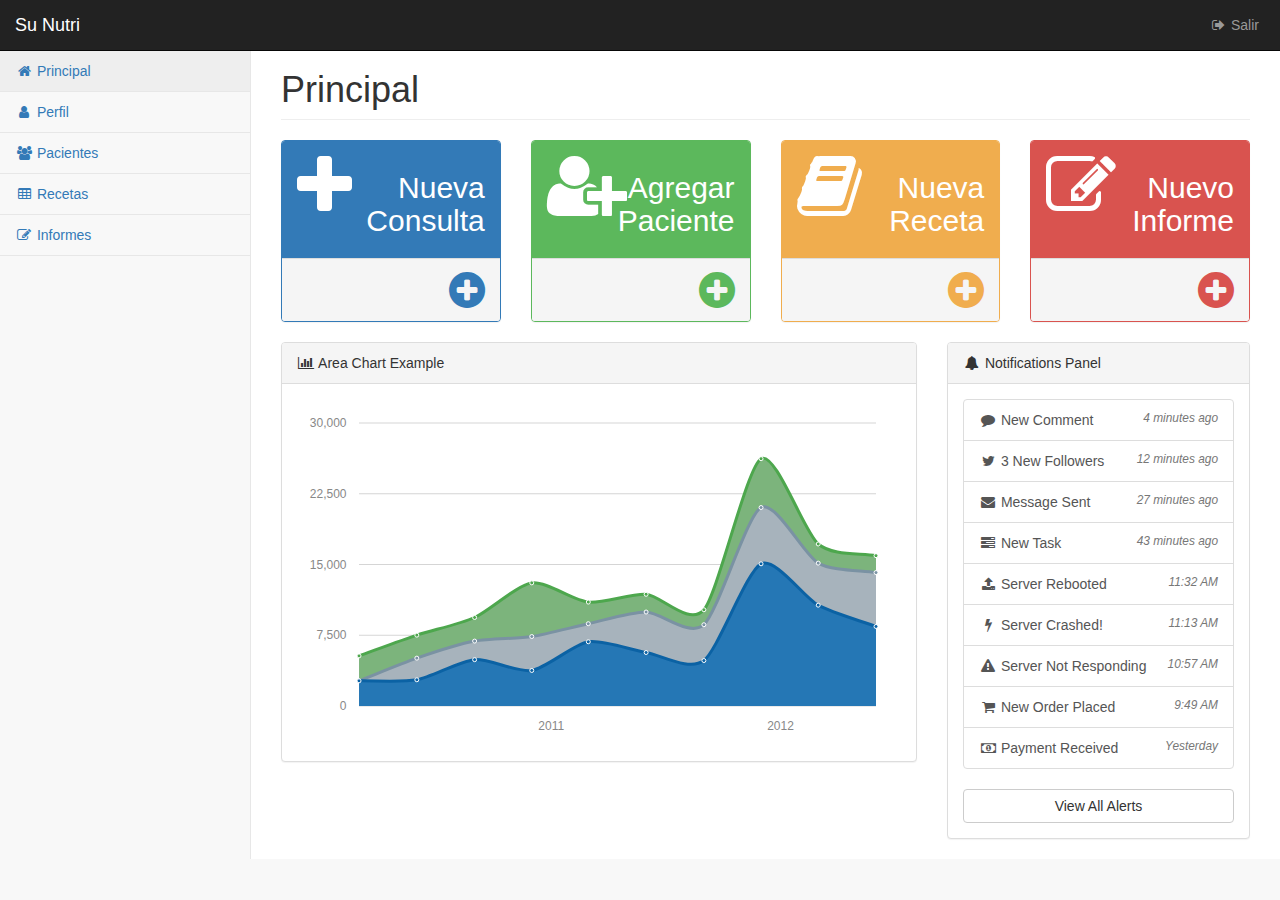
<file: sistema/index.html>
<!DOCTYPE html>
<html>
<head>
    <meta http-equiv="refresh" content="0;url=pages/">
    <title>Su Nutricionista</title>
    <script language="javascript">
        window.location.href = "pages/"
    </script>
</head>
<body>
<a href="pages/">Ingreso al Sistema</a>
</body>
</html>
</file>
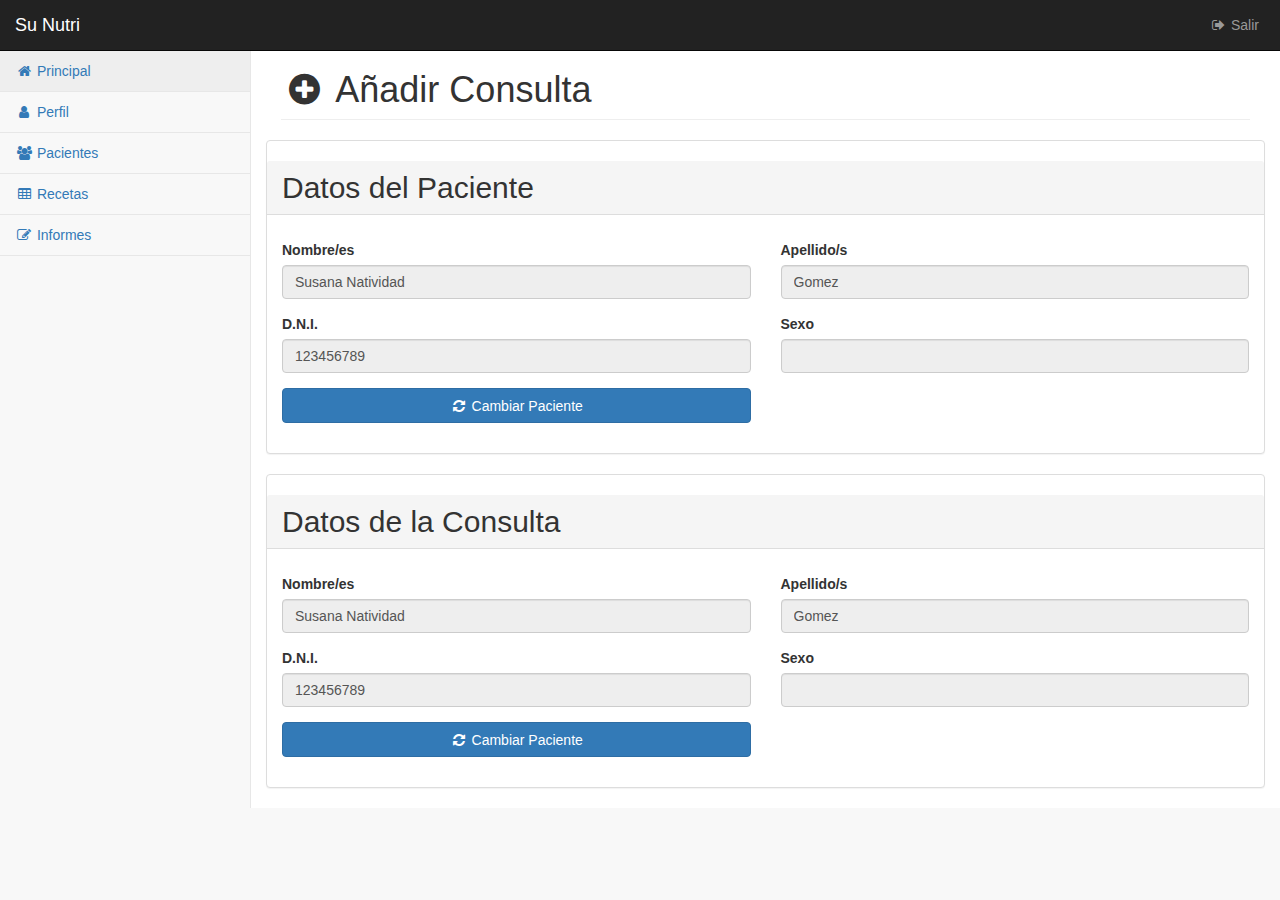
<file: sistema/pages/add_consulta.html>
<!DOCTYPE html>
<html lang="en">
    <head>
        <meta charset="utf-8">
        <meta http-equiv="X-UA-Compatible" content="IE=edge">
        <meta name="viewport" content="width=device-width, initial-scale=1">
        <meta name="description" content="">
        <meta name="author" content="">

        <title>Su Nutri - Sistema Experto</title>

        <!-- Bootstrap Core CSS -->
        <link href="../css/bootstrap.min.css" rel="stylesheet">

        <!-- MetisMenu CSS -->
        <link href="../css/metisMenu.min.css" rel="stylesheet">

        <!-- Timeline CSS -->
        <link href="../css/timeline.css" rel="stylesheet">

        <!-- Custom CSS -->
        <link href="../css/startmin.css" rel="stylesheet">

        <!-- Morris Charts CSS -->
        <link href="../css/morris.css" rel="stylesheet">

        <!-- Custom Fonts -->
        <link href="../css/font-awesome.min.css" rel="stylesheet" type="text/css">

    </head>
    <body>

        <div id="wrapper">

            <!-- Navigation -->
            <nav class="navbar navbar-inverse navbar-fixed-top" role="navigation">
                <div class="navbar-header">
                    <a class="navbar-brand" href="index.html">Su Nutri</a>
                </div>

                <button type="button" class="navbar-toggle" data-toggle="collapse" data-target=".navbar-collapse">
                    <span class="sr-only"></span>
                    <span class="icon-bar"></span>
                    <span class="icon-bar"></span>
                    <span class="icon-bar"></span>
                </button>

                <ul class="nav navbar-right navbar-top-links">                   
                    <li class="dropdown">
                        <a href="../salir.php"><i class="fa fa-sign-out fa-fw"></i> Salir</a>
                    </li>
                </ul>
                <!-- /.navbar-top-links -->

                <div class="navbar-default sidebar" role="navigation">
                    <div class="sidebar-nav navbar-collapse">
                        <ul class="nav" id="side-menu">                            
                            <li>
                                <a href="index.html" class="active"><i class="fa fa-home fa-fw"></i> Principal</a>
                            </li>                            
                            <li>
                                <a href="forms.html"><i class="fa fa-user fa-fw"></i> Perfil</a>
                            </li>
                            <li>
                                <a href="pacientes.html"><i class="fa fa-users fa-fw"></i> Pacientes</a>
                            </li>
                            <li>
                                <a href="tables.html"><i class="fa fa-table fa-fw"></i> Recetas</a>
                            </li>
                            <li>
                                <a href="forms.html"><i class="fa fa-edit fa-fw"></i> Informes</a>
                            </li>
                        </ul>
                    </div>
                </div>
            </nav>
            <!-- /#page-wrapper --> 
            <div id="page-wrapper">
                <div class="container-fluid">
                    <div class="row">
                        <div class="col-lg-12">
                            <h1 class="page-header bold h1"><i class="fa fa-plus-circle fa-fw"></i> Añadir Consulta</h1>
                        </div>
                        <!-- /.col-lg-12 -->
                    </div>
                    <!-- /.row  </form>-->
                    <div class="row">
                            <div class="panel panel-default">
                                <div class="panel-heading h2 bold"> Datos del Paciente </div>
                                <div class="panel-body">
                                    <div class="row">
                                        <form role="form">
                                            <div class="form-group col-lg-6">
                                                <label>Nombre/es</label>
                                                <input class="form-control" value="Susana Natividad" required disabled>
                                            </div>                                                
                                            <div class="form-group col-lg-6">
                                                <label>Apellido/s</label>
                                                <input  class="form-control" value="Gomez" required disabled>
                                            </div>
                                            <div class="form-group col-lg-6">
                                                <label>D.N.I.</label>
                                                <input type="text" class="form-control" value="123456789"  pattern="[0-9]{1,10}" title="Solo se permiten NUMEROS!" required disabled>
                                            </div>     

                                            <div class="form-group col-lg-6">
                                                <label>Sexo</label>
                                                <input type="text" class="form-control" required  disabled>
                                            </div>                                            
                                            
                                            <div class="form-group col-lg-6 justify-content-center align-items-center">
                                                <button type="input" class="btn btn-primary btn-block col-3" >
                                                    <font style="vertical-align: inherit;"></font>
                                                    <font style="vertical-align: inherit;"><i class="fa fa-refresh fa-fw"></i> Cambiar Paciente</font>
                                                </button>
                                            </div> 

                                        </form>
                                    </div>
                                    <!-- /.row (nested) -->
                                </div>
                                <!-- /.panel-body -->
                            </div>
                            <!-- /.panel -->
                        <!-- /.col-lg-12 -->
                    </div>
                    <!-- /.row -->
                    <div class="row">
                        <div class="panel panel-default">
                            <div class="panel-heading h2 bold"> Datos de la Consulta </div>
                            <div class="panel-body">
                                <div class="row">
                                    <form role="form">
                                        <div class="form-group col-lg-6">
                                            <label>Nombre/es</label>
                                            <input class="form-control" value="Susana Natividad" required disabled>
                                        </div>                                                
                                        <div class="form-group col-lg-6">
                                            <label>Apellido/s</label>
                                            <input  class="form-control" value="Gomez" required disabled>
                                        </div>
                                        <div class="form-group col-lg-6">
                                            <label>D.N.I.</label>
                                            <input type="text" class="form-control" value="123456789"  pattern="[0-9]{1,10}" title="Solo se permiten NUMEROS!" required disabled>
                                        </div>     

                                        <div class="form-group col-lg-6">
                                            <label>Sexo</label>
                                            <input type="text" class="form-control" required  disabled>
                                        </div>                                            
                                        
                                        <div class="form-group col-lg-6 justify-content-center align-items-center">
                                            <button type="input" class="btn btn-primary btn-block col-3" >
                                                <font style="vertical-align: inherit;"></font>
                                                <font style="vertical-align: inherit;"><i class="fa fa-refresh fa-fw"></i> Cambiar Paciente</font>
                                            </button>
                                        </div> 

                                    </form>
                                </div>
                                <!-- /.row (nested) -->
                            </div>
                            <!-- /.panel-body -->
                        </div>
                        <!-- /.panel -->
                    <!-- /.col-lg-12 -->
                </div>
                </div>
                <!-- /.container-fluid -->
            </div>   
            <!-- /#page-wrapper -->

        </div>
        <!-- /#wrapper -->

        <!-- jQuery -->
        <script src="../js/jquery.min.js"></script>

        <!-- Bootstrap Core JavaScript -->
        <script src="../js/bootstrap.min.js"></script>

        <!-- Metis Menu Plugin JavaScript -->
        <script src="../js/metisMenu.min.js"></script>

        <!-- Morris Charts JavaScript -->
        <script src="../js/raphael.min.js"></script>
        <script src="../js/morris.min.js"></script>
        <script src="../js/morris-data.js"></script>

        <!-- Custom Theme JavaScript -->
        <script src="../js/startmin.js"></script>

    </body>
</html>
</file>
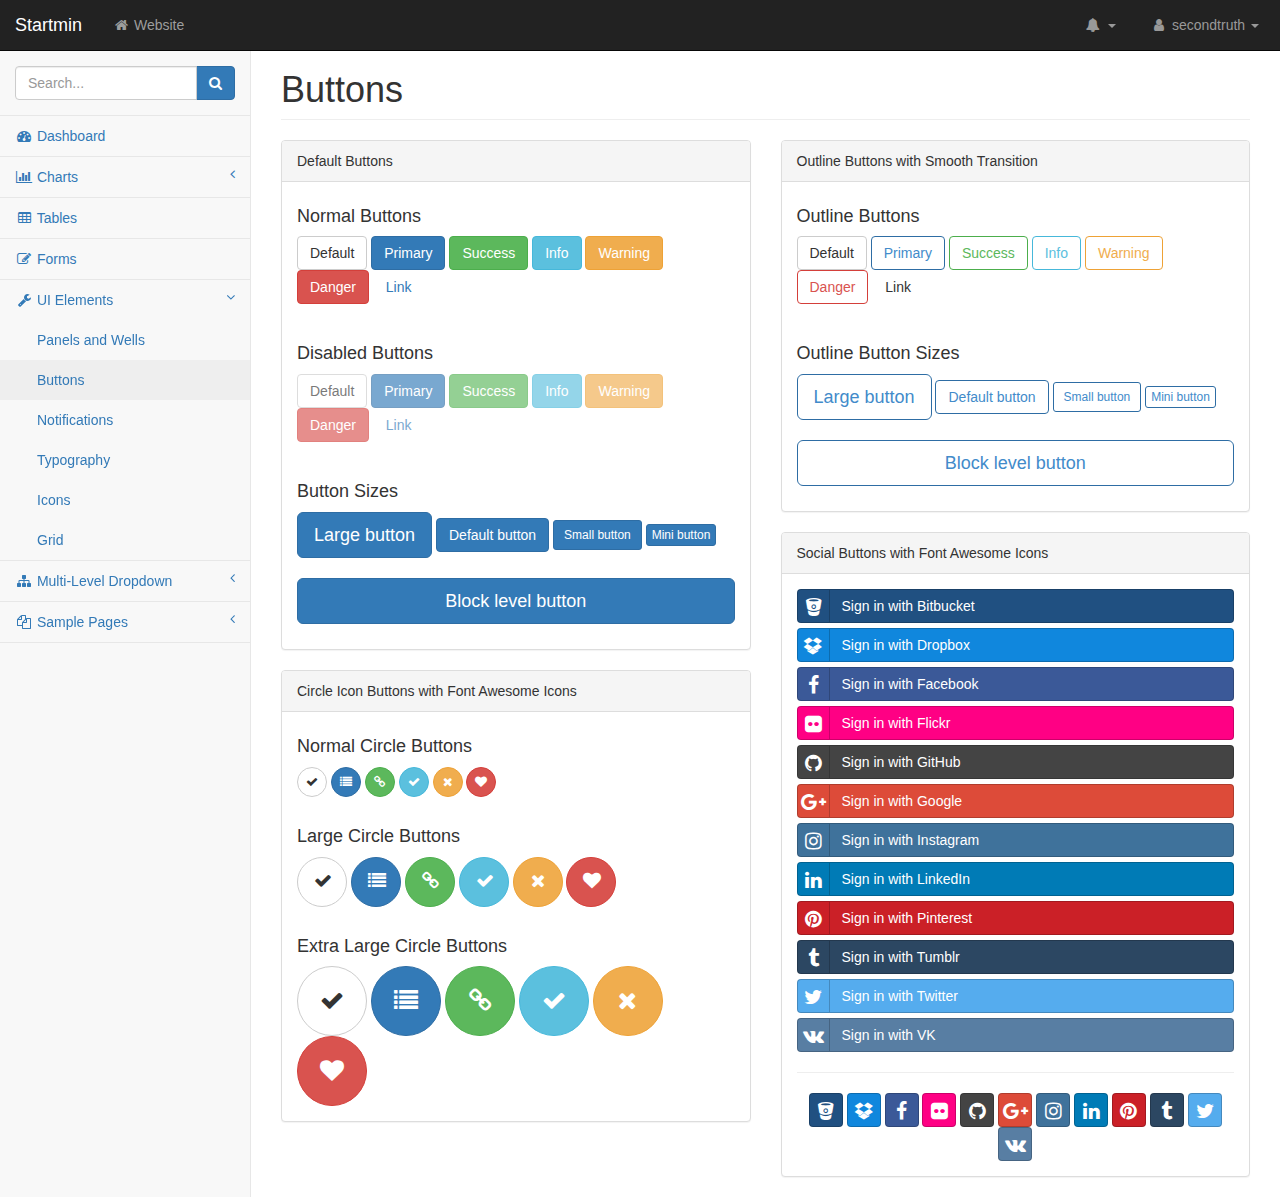
<file: sistema/pages/buttons.html>
<!DOCTYPE html>
<html lang="en">
    <head>
        <meta charset="utf-8">
        <meta http-equiv="X-UA-Compatible" content="IE=edge">
        <meta name="viewport" content="width=device-width, initial-scale=1">
        <meta name="description" content="">
        <meta name="author" content="">

        <title>Startmin - Bootstrap Admin Theme</title>

        <!-- Bootstrap Core CSS -->
        <link href="../css/bootstrap.min.css" rel="stylesheet">

        <!-- MetisMenu CSS -->
        <link href="../css/metisMenu.min.css" rel="stylesheet">

        <!-- Social Buttons CSS -->
        <link href="../css/bootstrap-social.css" rel="stylesheet">

        <!-- Custom CSS -->
        <link href="../css/startmin.css" rel="stylesheet">

        <!-- Custom Fonts -->
        <link href="../css/font-awesome.min.css" rel="stylesheet" type="text/css">

        <!-- HTML5 Shim and Respond.js IE8 support of HTML5 elements and media queries -->
        <!-- WARNING: Respond.js doesn't work if you view the page via file:// -->
        <!--[if lt IE 9]>
        <script src="https://cdnjs.cloudflare.com/ajax/libs/html5shiv/3.7.3/html5shiv.min.js"></script>
        <script src="https://cdnjs.cloudflare.com/ajax/libs/respond.js/1.4.2/respond.min.js"></script>
        <![endif]-->
    </head>
    <body>

        <div id="wrapper">

            <!-- Navigation -->
            <nav class="navbar navbar-inverse navbar-fixed-top" role="navigation">
                <div class="navbar-header">
                    <a class="navbar-brand" href="index.html">Startmin</a>
                </div>

                <button type="button" class="navbar-toggle" data-toggle="collapse" data-target=".navbar-collapse">
                    <span class="sr-only">Toggle navigation</span>
                    <span class="icon-bar"></span>
                    <span class="icon-bar"></span>
                    <span class="icon-bar"></span>
                </button>

                <ul class="nav navbar-nav navbar-left navbar-top-links">
                    <li><a href="#"><i class="fa fa-home fa-fw"></i> Website</a></li>
                </ul>

                <ul class="nav navbar-right navbar-top-links">
                    <li class="dropdown navbar-inverse">
                        <a class="dropdown-toggle" data-toggle="dropdown" href="#">
                            <i class="fa fa-bell fa-fw"></i> <b class="caret"></b>
                        </a>
                        <ul class="dropdown-menu dropdown-alerts">
                            <li>
                                <a href="#">
                                    <div>
                                        <i class="fa fa-comment fa-fw"></i> New Comment
                                        <span class="pull-right text-muted small">4 minutes ago</span>
                                    </div>
                                </a>
                            </li>
                            <li>
                                <a href="#">
                                    <div>
                                        <i class="fa fa-twitter fa-fw"></i> 3 New Followers
                                        <span class="pull-right text-muted small">12 minutes ago</span>
                                    </div>
                                </a>
                            </li>
                            <li>
                                <a href="#">
                                    <div>
                                        <i class="fa fa-envelope fa-fw"></i> Message Sent
                                        <span class="pull-right text-muted small">4 minutes ago</span>
                                    </div>
                                </a>
                            </li>
                            <li>
                                <a href="#">
                                    <div>
                                        <i class="fa fa-tasks fa-fw"></i> New Task
                                        <span class="pull-right text-muted small">4 minutes ago</span>
                                    </div>
                                </a>
                            </li>
                            <li>
                                <a href="#">
                                    <div>
                                        <i class="fa fa-upload fa-fw"></i> Server Rebooted
                                        <span class="pull-right text-muted small">4 minutes ago</span>
                                    </div>
                                </a>
                            </li>
                            <li class="divider"></li>
                            <li>
                                <a class="text-center" href="#">
                                    <strong>See All Alerts</strong>
                                    <i class="fa fa-angle-right"></i>
                                </a>
                            </li>
                        </ul>
                    </li>
                    <li class="dropdown">
                        <a class="dropdown-toggle" data-toggle="dropdown" href="#">
                            <i class="fa fa-user fa-fw"></i> secondtruth <b class="caret"></b>
                        </a>
                        <ul class="dropdown-menu dropdown-user">
                            <li><a href="#"><i class="fa fa-user fa-fw"></i> User Profile</a>
                            </li>
                            <li><a href="#"><i class="fa fa-gear fa-fw"></i> Settings</a>
                            </li>
                            <li class="divider"></li>
                            <li><a href="login.html"><i class="fa fa-sign-out fa-fw"></i> Logout</a>
                            </li>
                        </ul>
                    </li>
                </ul>
                <!-- /.navbar-top-links -->

                <div class="navbar-default sidebar" role="navigation">
                    <div class="sidebar-nav navbar-collapse">
                        <ul class="nav" id="side-menu">
                            <li class="sidebar-search">
                                <div class="input-group custom-search-form">
                                    <input type="text" class="form-control" placeholder="Search...">
                                    <span class="input-group-btn">
                                        <button class="btn btn-primary" type="button">
                                            <i class="fa fa-search"></i>
                                        </button>
                                </span>
                                </div>
                                <!-- /input-group -->
                            </li>
                            <li>
                                <a href="index.html"><i class="fa fa-dashboard fa-fw"></i> Dashboard</a>
                            </li>
                            <li>
                                <a href="#"><i class="fa fa-bar-chart-o fa-fw"></i> Charts<span class="fa arrow"></span></a>
                                <ul class="nav nav-second-level">
                                    <li>
                                        <a href="flot.html">Flot Charts</a>
                                    </li>
                                    <li>
                                        <a href="morris.html">Morris.js Charts</a>
                                    </li>
                                </ul>
                                <!-- /.nav-second-level -->
                            </li>
                            <li>
                                <a href="tables.html"><i class="fa fa-table fa-fw"></i> Tables</a>
                            </li>
                            <li>
                                <a href="forms.html"><i class="fa fa-edit fa-fw"></i> Forms</a>
                            </li>
                            <li>
                                <a href="#"><i class="fa fa-wrench fa-fw"></i> UI Elements<span class="fa arrow"></span></a>
                                <ul class="nav nav-second-level">
                                    <li>
                                        <a href="panels-wells.html">Panels and Wells</a>
                                    </li>
                                    <li>
                                        <a href="buttons.html">Buttons</a>
                                    </li>
                                    <li>
                                        <a href="notifications.html">Notifications</a>
                                    </li>
                                    <li>
                                        <a href="typography.html">Typography</a>
                                    </li>
                                    <li>
                                        <a href="icons.html"> Icons</a>
                                    </li>
                                    <li>
                                        <a href="grid.html">Grid</a>
                                    </li>
                                </ul>
                                <!-- /.nav-second-level -->
                            </li>
                            <li>
                                <a href="#"><i class="fa fa-sitemap fa-fw"></i> Multi-Level Dropdown<span class="fa arrow"></span></a>
                                <ul class="nav nav-second-level">
                                    <li>
                                        <a href="#">Second Level Item</a>
                                    </li>
                                    <li>
                                        <a href="#">Second Level Item</a>
                                    </li>
                                    <li>
                                        <a href="#">Third Level <span class="fa arrow"></span></a>
                                        <ul class="nav nav-third-level">
                                            <li>
                                                <a href="#">Third Level Item</a>
                                            </li>
                                            <li>
                                                <a href="#">Third Level Item</a>
                                            </li>
                                            <li>
                                                <a href="#">Third Level Item</a>
                                            </li>
                                            <li>
                                                <a href="#">Third Level Item</a>
                                            </li>
                                        </ul>
                                        <!-- /.nav-third-level -->
                                    </li>
                                </ul>
                                <!-- /.nav-second-level -->
                            </li>
                            <li>
                                <a href="#"><i class="fa fa-files-o fa-fw"></i> Sample Pages<span class="fa arrow"></span></a>
                                <ul class="nav nav-second-level">
                                    <li>
                                        <a href="blank.html">Blank Page</a>
                                    </li>
                                    <li>
                                        <a href="login.html">Login Page</a>
                                    </li>
                                </ul>
                                <!-- /.nav-second-level -->
                            </li>
                        </ul>
                    </div>
                    <!-- /.sidebar-collapse -->
                </div>
                <!-- /.navbar-static-side -->
            </nav>

            <!-- Page Content -->
            <div id="page-wrapper">
                <div class="container-fluid">
                    <div class="row">
                        <div class="col-lg-12">
                            <h1 class="page-header">Buttons</h1>
                        </div>
                        <!-- /.col-lg-12 -->
                    </div>
                    <!-- /.row -->
                    <div class="row">
                        <div class="col-lg-6">
                            <div class="panel panel-default">
                                <div class="panel-heading">
                                    Default Buttons
                                </div>
                                <!-- /.panel-heading -->
                                <div class="panel-body">
                                    <h4>Normal Buttons</h4>
                                    <p>
                                        <button type="button" class="btn btn-default">Default</button>
                                        <button type="button" class="btn btn-primary">Primary</button>
                                        <button type="button" class="btn btn-success">Success</button>
                                        <button type="button" class="btn btn-info">Info</button>
                                        <button type="button" class="btn btn-warning">Warning</button>
                                        <button type="button" class="btn btn-danger">Danger</button>
                                        <button type="button" class="btn btn-link">Link</button>
                                    </p>
                                    <br>
                                    <h4>Disabled Buttons</h4>
                                    <p>
                                        <button type="button" class="btn btn-default disabled">Default</button>
                                        <button type="button" class="btn btn-primary disabled">Primary</button>
                                        <button type="button" class="btn btn-success disabled">Success</button>
                                        <button type="button" class="btn btn-info disabled">Info</button>
                                        <button type="button" class="btn btn-warning disabled">Warning</button>
                                        <button type="button" class="btn btn-danger disabled">Danger</button>
                                        <button type="button" class="btn btn-link disabled">Link</button>
                                    </p>
                                    <br>
                                    <h4>Button Sizes</h4>
                                    <p>
                                        <button type="button" class="btn btn-primary btn-lg">Large button</button>
                                        <button type="button" class="btn btn-primary">Default button</button>
                                        <button type="button" class="btn btn-primary btn-sm">Small button</button>
                                        <button type="button" class="btn btn-primary btn-xs">Mini button</button>
                                        <br>
                                        <br>
                                        <button type="button" class="btn btn-primary btn-lg btn-block">Block level button</button>
                                    </p>
                                </div>
                                <!-- /.panel-body -->
                            </div>
                            <!-- /.panel -->
                            <div class="panel panel-default">
                                <div class="panel-heading">
                                    Circle Icon Buttons with Font Awesome Icons
                                </div>
                                <!-- /.panel-heading -->
                                <div class="panel-body">
                                    <h4>Normal Circle Buttons</h4>
                                    <button type="button" class="btn btn-default btn-circle"><i class="fa fa-check"></i></button>
                                    <button type="button" class="btn btn-primary btn-circle"><i class="fa fa-list"></i></button>
                                    <button type="button" class="btn btn-success btn-circle"><i class="fa fa-link"></i></button>
                                    <button type="button" class="btn btn-info btn-circle"><i class="fa fa-check"></i></button>
                                    <button type="button" class="btn btn-warning btn-circle"><i class="fa fa-times"></i></button>
                                    <button type="button" class="btn btn-danger btn-circle"><i class="fa fa-heart"></i></button>
                                    <br><br>
                                    <h4>Large Circle Buttons</h4>
                                    <button type="button" class="btn btn-default btn-circle btn-lg"><i class="fa fa-check"></i></button>
                                    <button type="button" class="btn btn-primary btn-circle btn-lg"><i class="fa fa-list"></i></button>
                                    <button type="button" class="btn btn-success btn-circle btn-lg"><i class="fa fa-link"></i></button>
                                    <button type="button" class="btn btn-info btn-circle btn-lg"><i class="fa fa-check"></i></button>
                                    <button type="button" class="btn btn-warning btn-circle btn-lg"><i class="fa fa-times"></i></button>
                                    <button type="button" class="btn btn-danger btn-circle btn-lg"><i class="fa fa-heart"></i></button>
                                    <br><br>
                                    <h4>Extra Large Circle Buttons</h4>
                                    <button type="button" class="btn btn-default btn-circle btn-xl"><i class="fa fa-check"></i></button>
                                    <button type="button" class="btn btn-primary btn-circle btn-xl"><i class="fa fa-list"></i></button>
                                    <button type="button" class="btn btn-success btn-circle btn-xl"><i class="fa fa-link"></i></button>
                                    <button type="button" class="btn btn-info btn-circle btn-xl"><i class="fa fa-check"></i></button>
                                    <button type="button" class="btn btn-warning btn-circle btn-xl"><i class="fa fa-times"></i></button>
                                    <button type="button" class="btn btn-danger btn-circle btn-xl"><i class="fa fa-heart"></i></button>
                                </div>
                                <!-- /.panel-body -->
                            </div>
                            <!-- /.panel -->
                        </div>
                        <!-- /.col-lg-6 -->
                        <div class="col-lg-6">
                            <div class="panel panel-default">
                                <div class="panel-heading">
                                    Outline Buttons with Smooth Transition
                                </div>
                                <!-- /.panel-heading -->
                                <div class="panel-body">
                                    <h4>Outline Buttons</h4>
                                    <p>
                                        <button type="button" class="btn btn-outline btn-default">Default</button>
                                        <button type="button" class="btn btn-outline btn-primary">Primary</button>
                                        <button type="button" class="btn btn-outline btn-success">Success</button>
                                        <button type="button" class="btn btn-outline btn-info">Info</button>
                                        <button type="button" class="btn btn-outline btn-warning">Warning</button>
                                        <button type="button" class="btn btn-outline btn-danger">Danger</button>
                                        <button type="button" class="btn btn-outline btn-link">Link</button>
                                    </p>
                                    <br>
                                    <h4>Outline Button Sizes</h4>
                                    <p>
                                        <button type="button" class="btn btn-outline btn-primary btn-lg">Large button</button>
                                        <button type="button" class="btn btn-outline btn-primary">Default button</button>
                                        <button type="button" class="btn btn-outline btn-primary btn-sm">Small button</button>
                                        <button type="button" class="btn btn-outline btn-primary btn-xs">Mini button</button>
                                        <br>
                                        <br>
                                        <button type="button" class="btn btn-outline btn-primary btn-lg btn-block">Block level button</button>
                                    </p>
                                </div>
                                <!-- /.panel-body -->
                            </div>
                            <!-- /.panel -->
                            <div class="panel panel-default">
                                <div class="panel-heading">
                                    Social Buttons with Font Awesome Icons
                                </div>
                                <!-- /.panel-heading -->
                                <div class="panel-body">
                                    <a class="btn btn-block btn-social btn-bitbucket">
                                        <i class="fa fa-bitbucket"></i> Sign in with Bitbucket
                                    </a>
                                    <a class="btn btn-block btn-social btn-dropbox">
                                        <i class="fa fa-dropbox"></i> Sign in with Dropbox
                                    </a>
                                    <a class="btn btn-block btn-social btn-facebook">
                                        <i class="fa fa-facebook"></i> Sign in with Facebook
                                    </a>
                                    <a class="btn btn-block btn-social btn-flickr">
                                        <i class="fa fa-flickr"></i> Sign in with Flickr
                                    </a>
                                    <a class="btn btn-block btn-social btn-github">
                                        <i class="fa fa-github"></i> Sign in with GitHub
                                    </a>
                                    <a class="btn btn-block btn-social btn-google-plus">
                                        <i class="fa fa-google-plus"></i> Sign in with Google
                                    </a>
                                    <a class="btn btn-block btn-social btn-instagram">
                                        <i class="fa fa-instagram"></i> Sign in with Instagram
                                    </a>
                                    <a class="btn btn-block btn-social btn-linkedin">
                                        <i class="fa fa-linkedin"></i> Sign in with LinkedIn
                                    </a>
                                    <a class="btn btn-block btn-social btn-pinterest">
                                        <i class="fa fa-pinterest"></i> Sign in with Pinterest
                                    </a>
                                    <a class="btn btn-block btn-social btn-tumblr">
                                        <i class="fa fa-tumblr"></i> Sign in with Tumblr
                                    </a>
                                    <a class="btn btn-block btn-social btn-twitter">
                                        <i class="fa fa-twitter"></i> Sign in with Twitter
                                    </a>
                                    <a class="btn btn-block btn-social btn-vk">
                                        <i class="fa fa-vk"></i> Sign in with VK
                                    </a>

                                    <hr>

                                    <div class="text-center">
                                        <a class="btn btn-social-icon btn-bitbucket"><i class="fa fa-bitbucket"></i></a>
                                        <a class="btn btn-social-icon btn-dropbox"><i class="fa fa-dropbox"></i></a>
                                        <a class="btn btn-social-icon btn-facebook"><i class="fa fa-facebook"></i></a>
                                        <a class="btn btn-social-icon btn-flickr"><i class="fa fa-flickr"></i></a>
                                        <a class="btn btn-social-icon btn-github"><i class="fa fa-github"></i></a>
                                        <a class="btn btn-social-icon btn-google-plus"><i class="fa fa-google-plus"></i></a>
                                        <a class="btn btn-social-icon btn-instagram"><i class="fa fa-instagram"></i></a>
                                        <a class="btn btn-social-icon btn-linkedin"><i class="fa fa-linkedin"></i></a>
                                        <a class="btn btn-social-icon btn-pinterest"><i class="fa fa-pinterest"></i></a>
                                        <a class="btn btn-social-icon btn-tumblr"><i class="fa fa-tumblr"></i></a>
                                        <a class="btn btn-social-icon btn-twitter"><i class="fa fa-twitter"></i></a>
                                        <a class="btn btn-social-icon btn-vk"><i class="fa fa-vk"></i></a>
                                    </div>
                                </div>
                                <!-- /.panel-body -->
                            </div>
                            <!-- /.panel -->
                        </div>
                        <!-- /.col-lg-6 -->
                    </div>
                    <!-- /.row -->
                </div>
                <!-- /.container-fluid -->
            </div>
            <!-- /#page-wrapper -->

        </div>
        <!-- /#wrapper -->

        <!-- jQuery -->
        <script src="../js/jquery.min.js"></script>

        <!-- Bootstrap Core JavaScript -->
        <script src="../js/bootstrap.min.js"></script>

        <!-- Metis Menu Plugin JavaScript -->
        <script src="../js/metisMenu.min.js"></script>

        <!-- Custom Theme JavaScript -->
        <script src="../js/startmin.js"></script>

    </body>
</html>
</file>
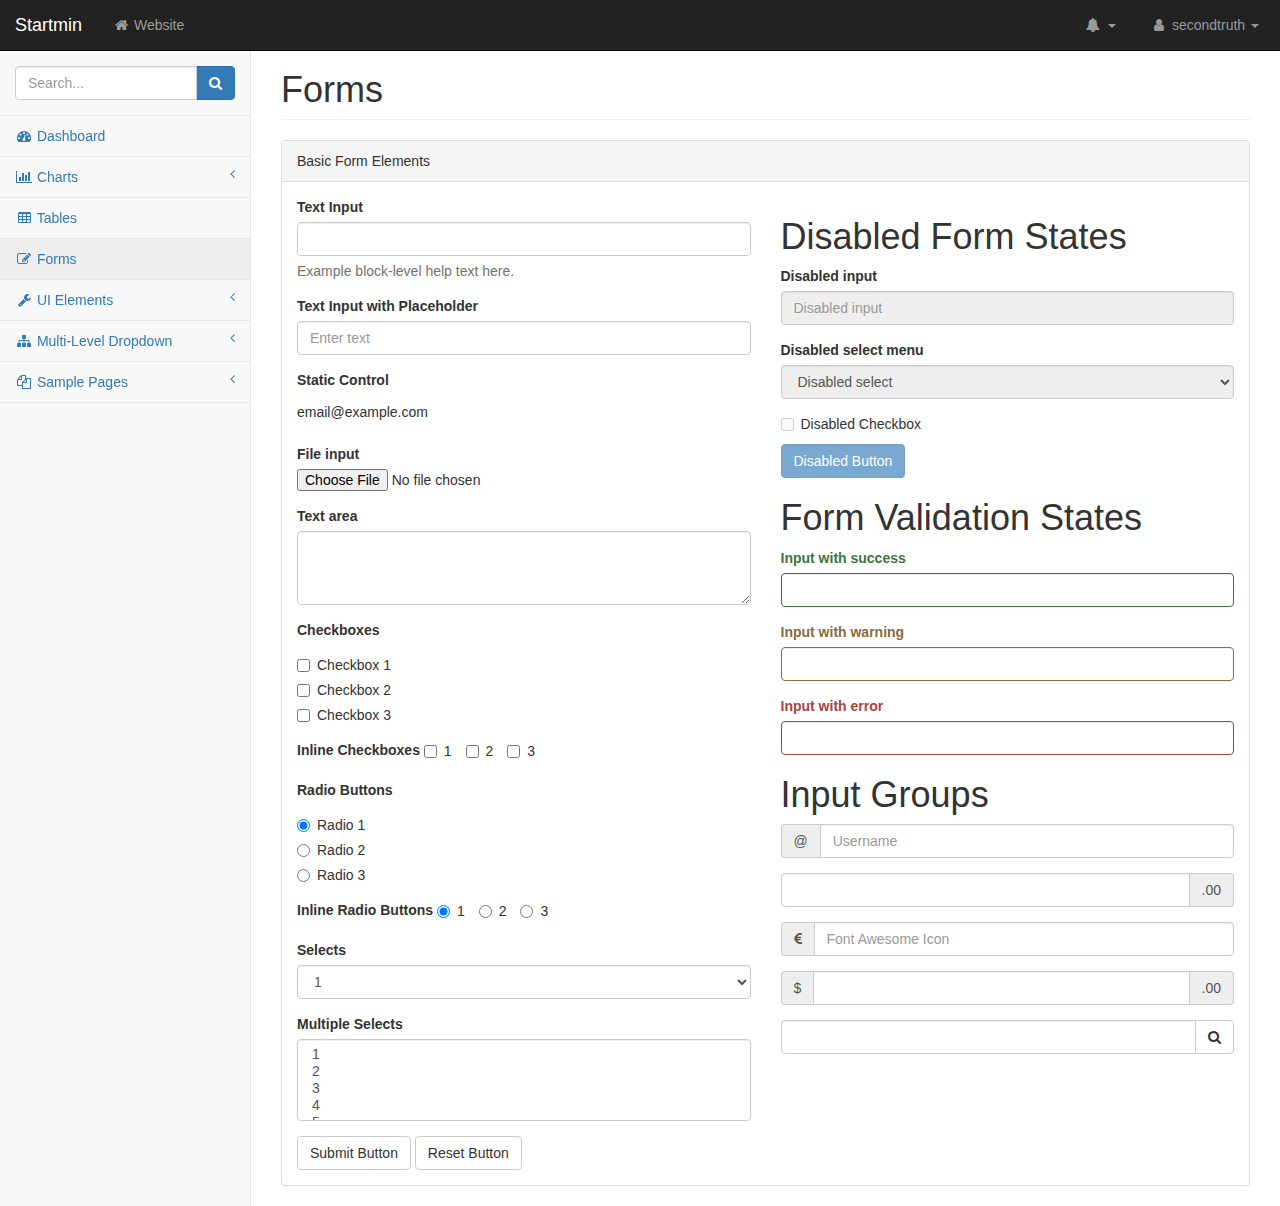
<file: sistema/pages/forms.html>
<!DOCTYPE html>
<html lang="en">
    <head>
        <meta charset="utf-8">
        <meta http-equiv="X-UA-Compatible" content="IE=edge">
        <meta name="viewport" content="width=device-width, initial-scale=1">
        <meta name="description" content="">
        <meta name="author" content="">

        <title>Startmin - Bootstrap Admin Theme</title>

        <!-- Bootstrap Core CSS -->
        <link href="../css/bootstrap.min.css" rel="stylesheet">

        <!-- MetisMenu CSS -->
        <link href="../css/metisMenu.min.css" rel="stylesheet">

        <!-- Custom CSS -->
        <link href="../css/startmin.css" rel="stylesheet">

        <!-- Custom Fonts -->
        <link href="../css/font-awesome.min.css" rel="stylesheet" type="text/css">

        <!-- HTML5 Shim and Respond.js IE8 support of HTML5 elements and media queries -->
        <!-- WARNING: Respond.js doesn't work if you view the page via file:// -->
        <!--[if lt IE 9]>
        <script src="https://cdnjs.cloudflare.com/ajax/libs/html5shiv/3.7.3/html5shiv.min.js"></script>
        <script src="https://cdnjs.cloudflare.com/ajax/libs/respond.js/1.4.2/respond.min.js"></script>
        <![endif]-->
    </head>
    <body>

        <div id="wrapper">

            <!-- Navigation -->
            <nav class="navbar navbar-inverse navbar-fixed-top" role="navigation">
                <div class="navbar-header">
                    <a class="navbar-brand" href="index.html">Startmin</a>
                </div>

                <button type="button" class="navbar-toggle" data-toggle="collapse" data-target=".navbar-collapse">
                    <span class="sr-only">Toggle navigation</span>
                    <span class="icon-bar"></span>
                    <span class="icon-bar"></span>
                    <span class="icon-bar"></span>
                </button>

                <ul class="nav navbar-nav navbar-left navbar-top-links">
                    <li><a href="#"><i class="fa fa-home fa-fw"></i> Website</a></li>
                </ul>

                <ul class="nav navbar-right navbar-top-links">
                    <li class="dropdown navbar-inverse">
                        <a class="dropdown-toggle" data-toggle="dropdown" href="#">
                            <i class="fa fa-bell fa-fw"></i> <b class="caret"></b>
                        </a>
                        <ul class="dropdown-menu dropdown-alerts">
                            <li>
                                <a href="#">
                                    <div>
                                        <i class="fa fa-comment fa-fw"></i> New Comment
                                        <span class="pull-right text-muted small">4 minutes ago</span>
                                    </div>
                                </a>
                            </li>
                            <li>
                                <a href="#">
                                    <div>
                                        <i class="fa fa-twitter fa-fw"></i> 3 New Followers
                                        <span class="pull-right text-muted small">12 minutes ago</span>
                                    </div>
                                </a>
                            </li>
                            <li>
                                <a href="#">
                                    <div>
                                        <i class="fa fa-envelope fa-fw"></i> Message Sent
                                        <span class="pull-right text-muted small">4 minutes ago</span>
                                    </div>
                                </a>
                            </li>
                            <li>
                                <a href="#">
                                    <div>
                                        <i class="fa fa-tasks fa-fw"></i> New Task
                                        <span class="pull-right text-muted small">4 minutes ago</span>
                                    </div>
                                </a>
                            </li>
                            <li>
                                <a href="#">
                                    <div>
                                        <i class="fa fa-upload fa-fw"></i> Server Rebooted
                                        <span class="pull-right text-muted small">4 minutes ago</span>
                                    </div>
                                </a>
                            </li>
                            <li class="divider"></li>
                            <li>
                                <a class="text-center" href="#">
                                    <strong>See All Alerts</strong>
                                    <i class="fa fa-angle-right"></i>
                                </a>
                            </li>
                        </ul>
                    </li>
                    <li class="dropdown">
                        <a class="dropdown-toggle" data-toggle="dropdown" href="#">
                            <i class="fa fa-user fa-fw"></i> secondtruth <b class="caret"></b>
                        </a>
                        <ul class="dropdown-menu dropdown-user">
                            <li><a href="#"><i class="fa fa-user fa-fw"></i> User Profile</a>
                            </li>
                            <li><a href="#"><i class="fa fa-gear fa-fw"></i> Settings</a>
                            </li>
                            <li class="divider"></li>
                            <li><a href="login.html"><i class="fa fa-sign-out fa-fw"></i> Logout</a>
                            </li>
                        </ul>
                    </li>
                </ul>
                <!-- /.navbar-top-links -->

                <div class="navbar-default sidebar" role="navigation">
                    <div class="sidebar-nav navbar-collapse">
                        <ul class="nav" id="side-menu">
                            <li class="sidebar-search">
                                <div class="input-group custom-search-form">
                                    <input type="text" class="form-control" placeholder="Search...">
                                    <span class="input-group-btn">
                                        <button class="btn btn-primary" type="button">
                                            <i class="fa fa-search"></i>
                                        </button>
                                </span>
                                </div>
                                <!-- /input-group -->
                            </li>
                            <li>
                                <a href="index.html"><i class="fa fa-dashboard fa-fw"></i> Dashboard</a>
                            </li>
                            <li>
                                <a href="#"><i class="fa fa-bar-chart-o fa-fw"></i> Charts<span class="fa arrow"></span></a>
                                <ul class="nav nav-second-level">
                                    <li>
                                        <a href="flot.html">Flot Charts</a>
                                    </li>
                                    <li>
                                        <a href="morris.html">Morris.js Charts</a>
                                    </li>
                                </ul>
                                <!-- /.nav-second-level -->
                            </li>
                            <li>
                                <a href="tables.html"><i class="fa fa-table fa-fw"></i> Tables</a>
                            </li>
                            <li>
                                <a href="forms.html"><i class="fa fa-edit fa-fw"></i> Forms</a>
                            </li>
                            <li>
                                <a href="#"><i class="fa fa-wrench fa-fw"></i> UI Elements<span class="fa arrow"></span></a>
                                <ul class="nav nav-second-level">
                                    <li>
                                        <a href="panels-wells.html">Panels and Wells</a>
                                    </li>
                                    <li>
                                        <a href="buttons.html">Buttons</a>
                                    </li>
                                    <li>
                                        <a href="notifications.html">Notifications</a>
                                    </li>
                                    <li>
                                        <a href="typography.html">Typography</a>
                                    </li>
                                    <li>
                                        <a href="icons.html"> Icons</a>
                                    </li>
                                    <li>
                                        <a href="grid.html">Grid</a>
                                    </li>
                                </ul>
                                <!-- /.nav-second-level -->
                            </li>
                            <li>
                                <a href="#"><i class="fa fa-sitemap fa-fw"></i> Multi-Level Dropdown<span class="fa arrow"></span></a>
                                <ul class="nav nav-second-level">
                                    <li>
                                        <a href="#">Second Level Item</a>
                                    </li>
                                    <li>
                                        <a href="#">Second Level Item</a>
                                    </li>
                                    <li>
                                        <a href="#">Third Level <span class="fa arrow"></span></a>
                                        <ul class="nav nav-third-level">
                                            <li>
                                                <a href="#">Third Level Item</a>
                                            </li>
                                            <li>
                                                <a href="#">Third Level Item</a>
                                            </li>
                                            <li>
                                                <a href="#">Third Level Item</a>
                                            </li>
                                            <li>
                                                <a href="#">Third Level Item</a>
                                            </li>
                                        </ul>
                                        <!-- /.nav-third-level -->
                                    </li>
                                </ul>
                                <!-- /.nav-second-level -->
                            </li>
                            <li>
                                <a href="#"><i class="fa fa-files-o fa-fw"></i> Sample Pages<span class="fa arrow"></span></a>
                                <ul class="nav nav-second-level">
                                    <li>
                                        <a href="blank.html">Blank Page</a>
                                    </li>
                                    <li>
                                        <a href="login.html">Login Page</a>
                                    </li>
                                </ul>
                                <!-- /.nav-second-level -->
                            </li>
                        </ul>
                    </div>
                    <!-- /.sidebar-collapse -->
                </div>
                <!-- /.navbar-static-side -->
            </nav>

            <div id="page-wrapper">
                <div class="container-fluid">
                    <div class="row">
                        <div class="col-lg-12">
                            <h1 class="page-header">Forms</h1>
                        </div>
                        <!-- /.col-lg-12 -->
                    </div>
                    <!-- /.row -->
                    <div class="row">
                        <div class="col-lg-12">
                            <div class="panel panel-default">
                                <div class="panel-heading">
                                    Basic Form Elements
                                </div>
                                <div class="panel-body">
                                    <div class="row">
                                        <div class="col-lg-6">
                                            <form role="form">
                                                <div class="form-group">
                                                    <label>Text Input</label>
                                                    <input class="form-control">
                                                    <p class="help-block">Example block-level help text here.</p>
                                                </div>
                                                <div class="form-group">
                                                    <label>Text Input with Placeholder</label>
                                                    <input class="form-control" placeholder="Enter text">
                                                </div>
                                                <div class="form-group">
                                                    <label>Static Control</label>
                                                    <p class="form-control-static">email@example.com</p>
                                                </div>
                                                <div class="form-group">
                                                    <label>File input</label>
                                                    <input type="file">
                                                </div>
                                                <div class="form-group">
                                                    <label>Text area</label>
                                                    <textarea class="form-control" rows="3"></textarea>
                                                </div>
                                                <div class="form-group">
                                                    <label>Checkboxes</label>
                                                    <div class="checkbox">
                                                        <label>
                                                            <input type="checkbox" value="">Checkbox 1
                                                        </label>
                                                    </div>
                                                    <div class="checkbox">
                                                        <label>
                                                            <input type="checkbox" value="">Checkbox 2
                                                        </label>
                                                    </div>
                                                    <div class="checkbox">
                                                        <label>
                                                            <input type="checkbox" value="">Checkbox 3
                                                        </label>
                                                    </div>
                                                </div>
                                                <div class="form-group">
                                                    <label>Inline Checkboxes</label>
                                                    <label class="checkbox-inline">
                                                        <input type="checkbox">1
                                                    </label>
                                                    <label class="checkbox-inline">
                                                        <input type="checkbox">2
                                                    </label>
                                                    <label class="checkbox-inline">
                                                        <input type="checkbox">3
                                                    </label>
                                                </div>
                                                <div class="form-group">
                                                    <label>Radio Buttons</label>
                                                    <div class="radio">
                                                        <label>
                                                            <input type="radio" name="optionsRadios" id="optionsRadios1" value="option1" checked>Radio 1
                                                        </label>
                                                    </div>
                                                    <div class="radio">
                                                        <label>
                                                            <input type="radio" name="optionsRadios" id="optionsRadios2" value="option2">Radio 2
                                                        </label>
                                                    </div>
                                                    <div class="radio">
                                                        <label>
                                                            <input type="radio" name="optionsRadios" id="optionsRadios3" value="option3">Radio 3
                                                        </label>
                                                    </div>
                                                </div>
                                                <div class="form-group">
                                                    <label>Inline Radio Buttons</label>
                                                    <label class="radio-inline">
                                                        <input type="radio" name="optionsRadiosInline" id="optionsRadiosInline1" value="option1" checked>1
                                                    </label>
                                                    <label class="radio-inline">
                                                        <input type="radio" name="optionsRadiosInline" id="optionsRadiosInline2" value="option2">2
                                                    </label>
                                                    <label class="radio-inline">
                                                        <input type="radio" name="optionsRadiosInline" id="optionsRadiosInline3" value="option3">3
                                                    </label>
                                                </div>
                                                <div class="form-group">
                                                    <label>Selects</label>
                                                    <select class="form-control">
                                                        <option>1</option>
                                                        <option>2</option>
                                                        <option>3</option>
                                                        <option>4</option>
                                                        <option>5</option>
                                                    </select>
                                                </div>
                                                <div class="form-group">
                                                    <label>Multiple Selects</label>
                                                    <select multiple class="form-control">
                                                        <option>1</option>
                                                        <option>2</option>
                                                        <option>3</option>
                                                        <option>4</option>
                                                        <option>5</option>
                                                    </select>
                                                </div>
                                                <button type="submit" class="btn btn-default">Submit Button</button>
                                                <button type="reset" class="btn btn-default">Reset Button</button>
                                            </form>
                                        </div>
                                        <!-- /.col-lg-6 (nested) -->
                                        <div class="col-lg-6">
                                            <h1>Disabled Form States</h1>
                                            <form role="form">
                                                <fieldset disabled>
                                                    <div class="form-group">
                                                        <label for="disabledSelect">Disabled input</label>
                                                        <input class="form-control" id="disabledInput" type="text" placeholder="Disabled input" disabled>
                                                    </div>
                                                    <div class="form-group">
                                                        <label for="disabledSelect">Disabled select menu</label>
                                                        <select id="disabledSelect" class="form-control">
                                                            <option>Disabled select</option>
                                                        </select>
                                                    </div>
                                                    <div class="checkbox">
                                                        <label>
                                                            <input type="checkbox">Disabled Checkbox
                                                        </label>
                                                    </div>
                                                    <button type="submit" class="btn btn-primary">Disabled Button</button>
                                                </fieldset>
                                            </form>
                                            <h1>Form Validation States</h1>
                                            <form role="form">
                                                <div class="form-group has-success">
                                                    <label class="control-label" for="inputSuccess">Input with success</label>
                                                    <input type="text" class="form-control" id="inputSuccess">
                                                </div>
                                                <div class="form-group has-warning">
                                                    <label class="control-label" for="inputWarning">Input with warning</label>
                                                    <input type="text" class="form-control" id="inputWarning">
                                                </div>
                                                <div class="form-group has-error">
                                                    <label class="control-label" for="inputError">Input with error</label>
                                                    <input type="text" class="form-control" id="inputError">
                                                </div>
                                            </form>
                                            <h1>Input Groups</h1>
                                            <form role="form">
                                                <div class="form-group input-group">
                                                    <span class="input-group-addon">@</span>
                                                    <input type="text" class="form-control" placeholder="Username">
                                                </div>
                                                <div class="form-group input-group">
                                                    <input type="text" class="form-control">
                                                    <span class="input-group-addon">.00</span>
                                                </div>
                                                <div class="form-group input-group">
                                                    <span class="input-group-addon"><i class="fa fa-eur"></i>
                                                    </span>
                                                    <input type="text" class="form-control" placeholder="Font Awesome Icon">
                                                </div>
                                                <div class="form-group input-group">
                                                    <span class="input-group-addon">$</span>
                                                    <input type="text" class="form-control">
                                                    <span class="input-group-addon">.00</span>
                                                </div>
                                                <div class="form-group input-group">
                                                    <input type="text" class="form-control">
                                                    <span class="input-group-btn">
                                                        <button class="btn btn-default" type="button"><i class="fa fa-search"></i>
                                                        </button>
                                                    </span>
                                                </div>
                                            </form>
                                        </div>
                                        <!-- /.col-lg-6 (nested) -->
                                    </div>
                                    <!-- /.row (nested) -->
                                </div>
                                <!-- /.panel-body -->
                            </div>
                            <!-- /.panel -->
                        </div>
                        <!-- /.col-lg-12 -->
                    </div>
                    <!-- /.row -->
                </div>
                <!-- /.container-fluid -->
            </div>
            <!-- /#page-wrapper -->

        </div>
        <!-- /#wrapper -->

        <!-- jQuery -->
        <script src="../js/jquery.min.js"></script>

        <!-- Bootstrap Core JavaScript -->
        <script src="../js/bootstrap.min.js"></script>

        <!-- Metis Menu Plugin JavaScript -->
        <script src="../js/metisMenu.min.js"></script>

        <!-- Custom Theme JavaScript -->
        <script src="../js/startmin.js"></script>

    </body>
</html>
</file>
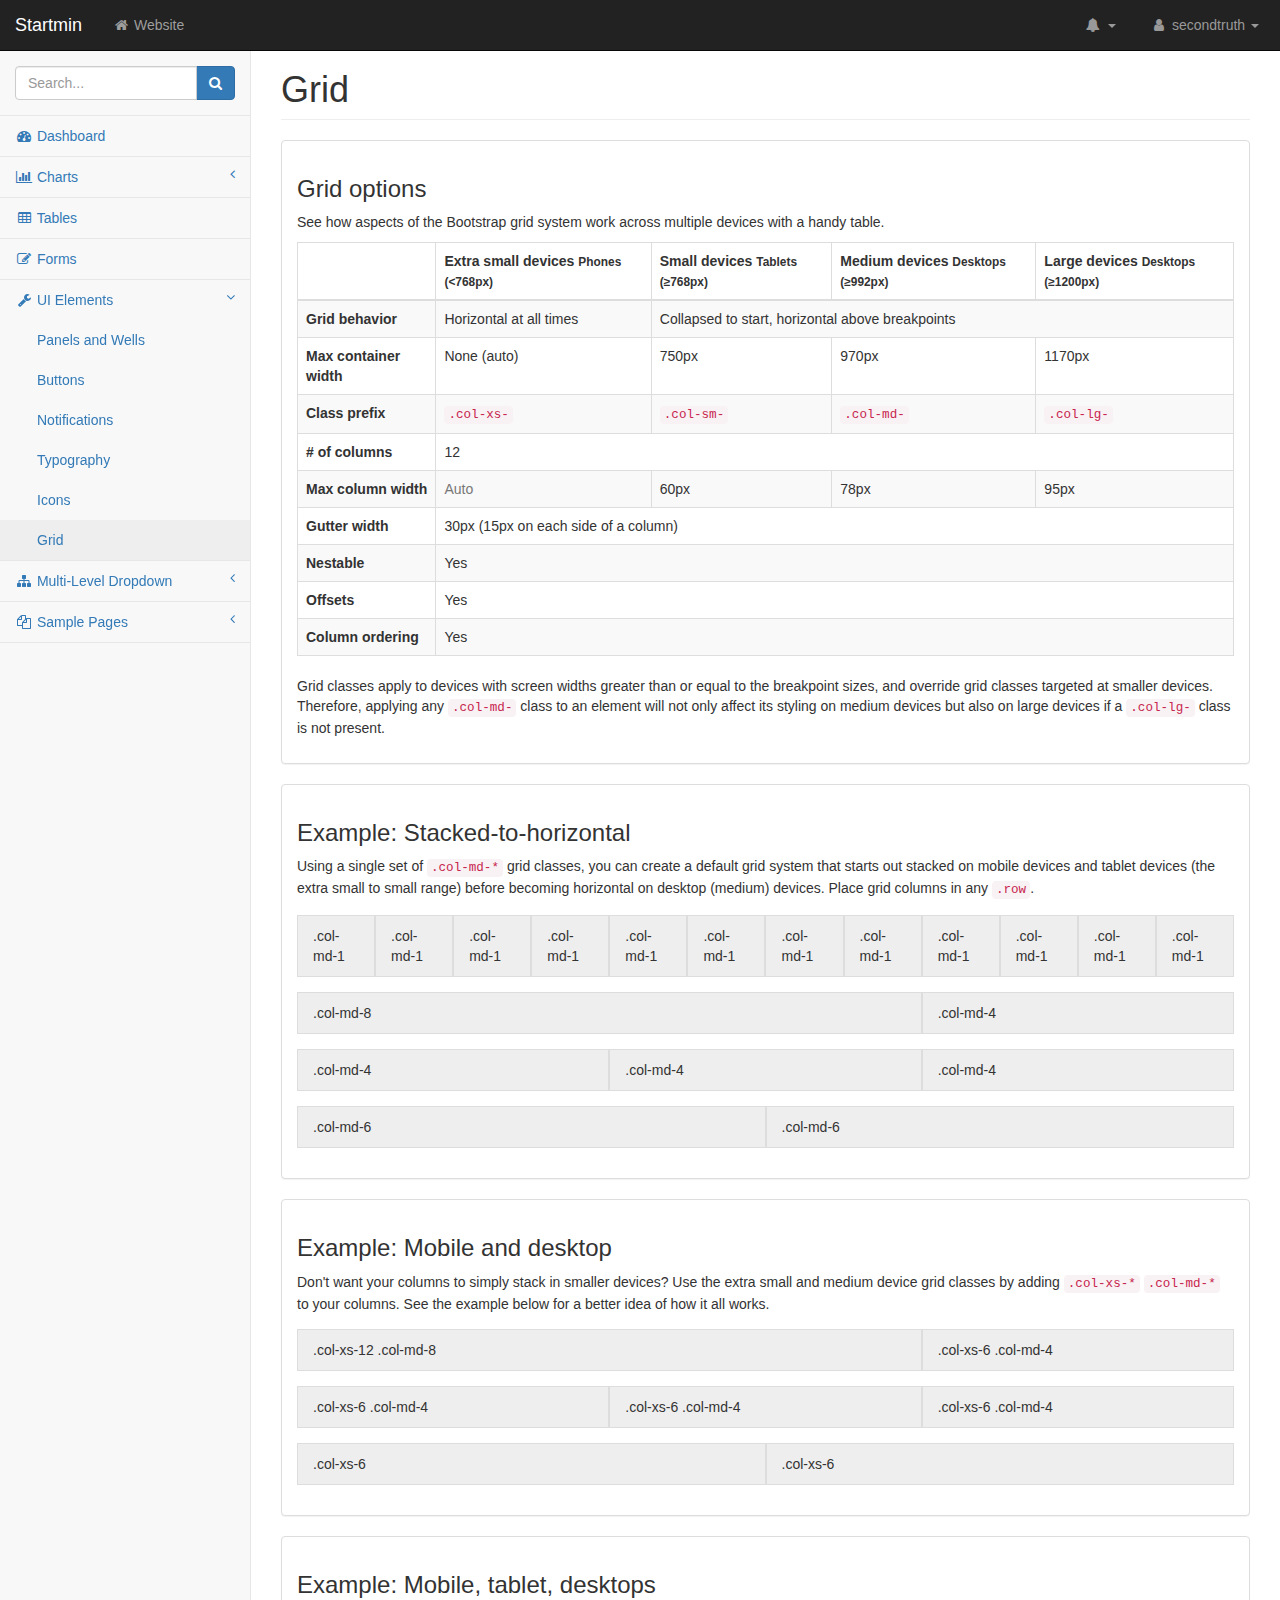
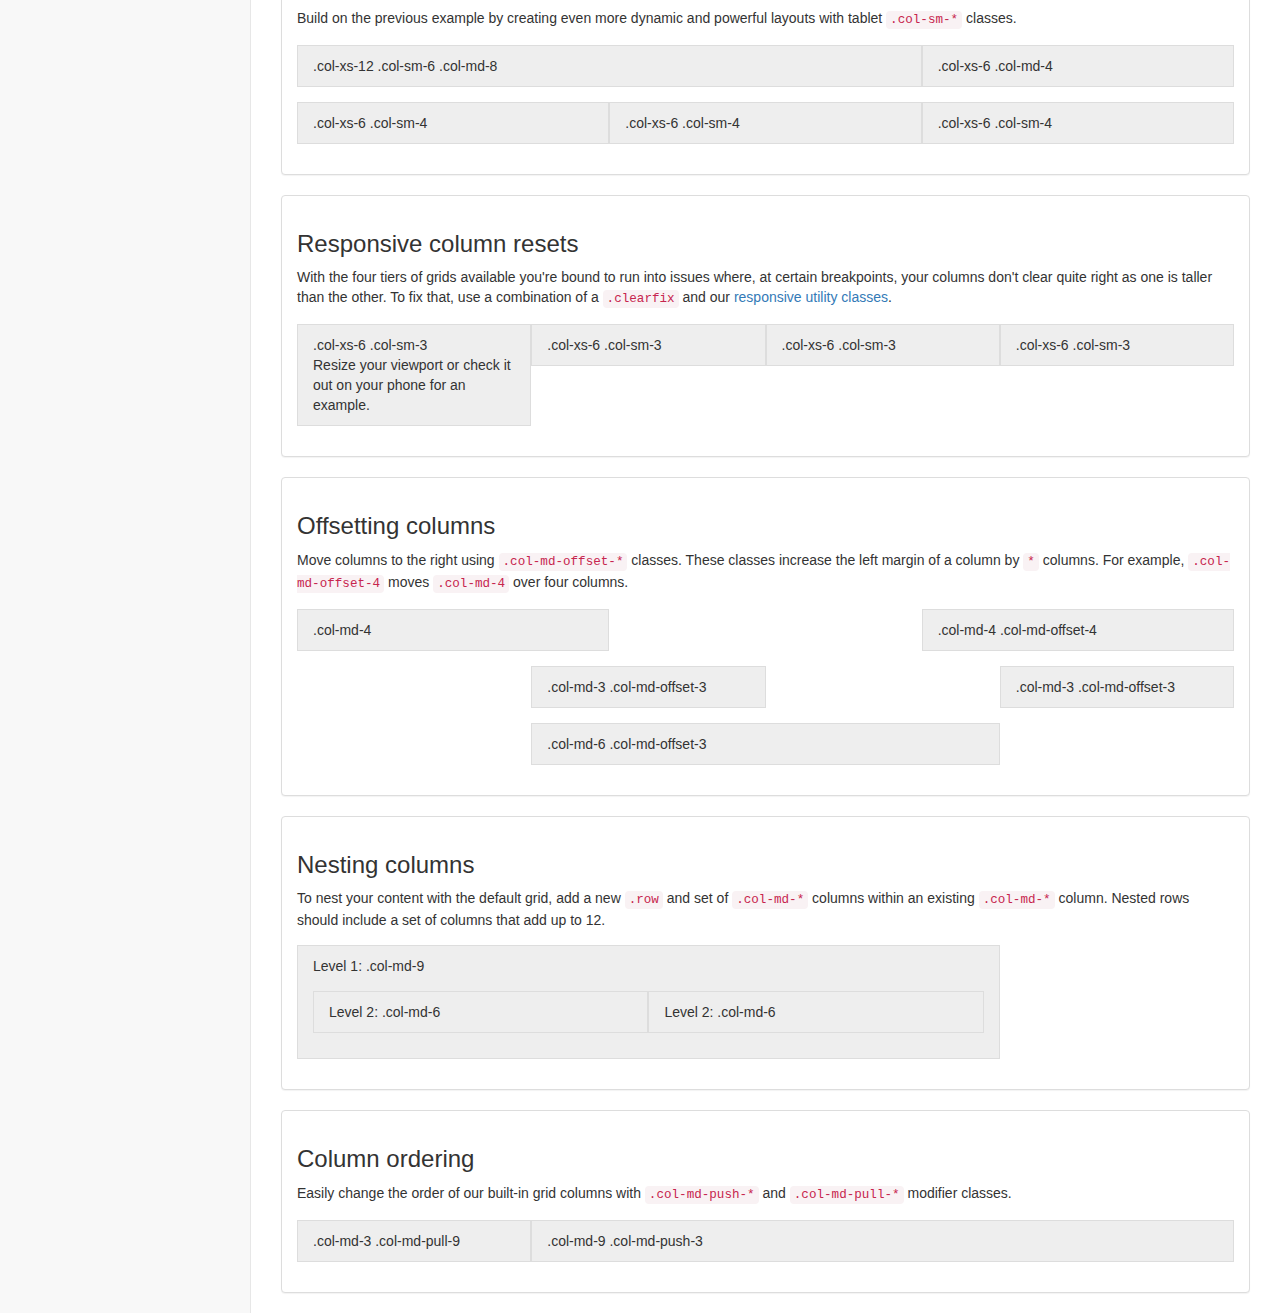
<file: sistema/pages/grid.html>
<!DOCTYPE html>
<html lang="en">
    <head>
        <meta charset="utf-8">
        <meta http-equiv="X-UA-Compatible" content="IE=edge">
        <meta name="viewport" content="width=device-width, initial-scale=1">
        <meta name="description" content="">
        <meta name="author" content="">

        <title>Startmin - Bootstrap Admin Theme</title>

        <!-- Bootstrap Core CSS -->
        <link href="../css/bootstrap.min.css" rel="stylesheet">

        <!-- MetisMenu CSS -->
        <link href="../css/metisMenu.min.css" rel="stylesheet">

        <!-- Custom CSS -->
        <link href="../css/startmin.css" rel="stylesheet">

        <!-- Custom Fonts -->
        <link href="../css/font-awesome.min.css" rel="stylesheet" type="text/css">

        <!-- HTML5 Shim and Respond.js IE8 support of HTML5 elements and media queries -->
        <!-- WARNING: Respond.js doesn't work if you view the page via file:// -->
        <!--[if lt IE 9]>
        <script src="https://cdnjs.cloudflare.com/ajax/libs/html5shiv/3.7.3/html5shiv.min.js"></script>
        <script src="https://cdnjs.cloudflare.com/ajax/libs/respond.js/1.4.2/respond.min.js"></script>
        <![endif]-->
    </head>
    <body>

        <div id="wrapper">

            <!-- Navigation -->
            <nav class="navbar navbar-inverse navbar-fixed-top" role="navigation">
                <div class="navbar-header">
                    <a class="navbar-brand" href="index.html">Startmin</a>
                </div>

                <button type="button" class="navbar-toggle" data-toggle="collapse" data-target=".navbar-collapse">
                    <span class="sr-only">Toggle navigation</span>
                    <span class="icon-bar"></span>
                    <span class="icon-bar"></span>
                    <span class="icon-bar"></span>
                </button>

                <ul class="nav navbar-nav navbar-left navbar-top-links">
                    <li><a href="#"><i class="fa fa-home fa-fw"></i> Website</a></li>
                </ul>

                <ul class="nav navbar-right navbar-top-links">
                    <li class="dropdown navbar-inverse">
                        <a class="dropdown-toggle" data-toggle="dropdown" href="#">
                            <i class="fa fa-bell fa-fw"></i> <b class="caret"></b>
                        </a>
                        <ul class="dropdown-menu dropdown-alerts">
                            <li>
                                <a href="#">
                                    <div>
                                        <i class="fa fa-comment fa-fw"></i> New Comment
                                        <span class="pull-right text-muted small">4 minutes ago</span>
                                    </div>
                                </a>
                            </li>
                            <li>
                                <a href="#">
                                    <div>
                                        <i class="fa fa-twitter fa-fw"></i> 3 New Followers
                                        <span class="pull-right text-muted small">12 minutes ago</span>
                                    </div>
                                </a>
                            </li>
                            <li>
                                <a href="#">
                                    <div>
                                        <i class="fa fa-envelope fa-fw"></i> Message Sent
                                        <span class="pull-right text-muted small">4 minutes ago</span>
                                    </div>
                                </a>
                            </li>
                            <li>
                                <a href="#">
                                    <div>
                                        <i class="fa fa-tasks fa-fw"></i> New Task
                                        <span class="pull-right text-muted small">4 minutes ago</span>
                                    </div>
                                </a>
                            </li>
                            <li>
                                <a href="#">
                                    <div>
                                        <i class="fa fa-upload fa-fw"></i> Server Rebooted
                                        <span class="pull-right text-muted small">4 minutes ago</span>
                                    </div>
                                </a>
                            </li>
                            <li class="divider"></li>
                            <li>
                                <a class="text-center" href="#">
                                    <strong>See All Alerts</strong>
                                    <i class="fa fa-angle-right"></i>
                                </a>
                            </li>
                        </ul>
                    </li>
                    <li class="dropdown">
                        <a class="dropdown-toggle" data-toggle="dropdown" href="#">
                            <i class="fa fa-user fa-fw"></i> secondtruth <b class="caret"></b>
                        </a>
                        <ul class="dropdown-menu dropdown-user">
                            <li><a href="#"><i class="fa fa-user fa-fw"></i> User Profile</a>
                            </li>
                            <li><a href="#"><i class="fa fa-gear fa-fw"></i> Settings</a>
                            </li>
                            <li class="divider"></li>
                            <li><a href="login.html"><i class="fa fa-sign-out fa-fw"></i> Logout</a>
                            </li>
                        </ul>
                    </li>
                </ul>
                <!-- /.navbar-top-links -->

                <div class="navbar-default sidebar" role="navigation">
                    <div class="sidebar-nav navbar-collapse">
                        <ul class="nav" id="side-menu">
                            <li class="sidebar-search">
                                <div class="input-group custom-search-form">
                                    <input type="text" class="form-control" placeholder="Search...">
                                    <span class="input-group-btn">
                                        <button class="btn btn-primary" type="button">
                                            <i class="fa fa-search"></i>
                                        </button>
                                </span>
                                </div>
                                <!-- /input-group -->
                            </li>
                            <li>
                                <a href="index.html"><i class="fa fa-dashboard fa-fw"></i> Dashboard</a>
                            </li>
                            <li>
                                <a href="#"><i class="fa fa-bar-chart-o fa-fw"></i> Charts<span class="fa arrow"></span></a>
                                <ul class="nav nav-second-level">
                                    <li>
                                        <a href="flot.html">Flot Charts</a>
                                    </li>
                                    <li>
                                        <a href="morris.html">Morris.js Charts</a>
                                    </li>
                                </ul>
                                <!-- /.nav-second-level -->
                            </li>
                            <li>
                                <a href="tables.html"><i class="fa fa-table fa-fw"></i> Tables</a>
                            </li>
                            <li>
                                <a href="forms.html"><i class="fa fa-edit fa-fw"></i> Forms</a>
                            </li>
                            <li class="active">
                                <a href="#"><i class="fa fa-wrench fa-fw"></i> UI Elements<span class="fa arrow"></span></a>
                                <ul class="nav nav-second-level">
                                    <li>
                                        <a href="panels-wells.html">Panels and Wells</a>
                                    </li>
                                    <li>
                                        <a href="buttons.html">Buttons</a>
                                    </li>
                                    <li>
                                        <a href="notifications.html">Notifications</a>
                                    </li>
                                    <li>
                                        <a href="typography.html">Typography</a>
                                    </li>
                                    <li>
                                        <a href="icons.html"> Icons</a>
                                    </li>
                                    <li>
                                        <a href="grid.html" class="active">Grid</a>
                                    </li>
                                </ul>
                                <!-- /.nav-second-level -->
                            </li>
                            <li>
                                <a href="#"><i class="fa fa-sitemap fa-fw"></i> Multi-Level Dropdown<span class="fa arrow"></span></a>
                                <ul class="nav nav-second-level">
                                    <li>
                                        <a href="#">Second Level Item</a>
                                    </li>
                                    <li>
                                        <a href="#">Second Level Item</a>
                                    </li>
                                    <li>
                                        <a href="#">Third Level <span class="fa arrow"></span></a>
                                        <ul class="nav nav-third-level">
                                            <li>
                                                <a href="#">Third Level Item</a>
                                            </li>
                                            <li>
                                                <a href="#">Third Level Item</a>
                                            </li>
                                            <li>
                                                <a href="#">Third Level Item</a>
                                            </li>
                                            <li>
                                                <a href="#">Third Level Item</a>
                                            </li>
                                        </ul>
                                        <!-- /.nav-third-level -->
                                    </li>
                                </ul>
                                <!-- /.nav-second-level -->
                            </li>
                            <li>
                                <a href="#"><i class="fa fa-files-o fa-fw"></i> Sample Pages<span class="fa arrow"></span></a>
                                <ul class="nav nav-second-level">
                                    <li>
                                        <a href="blank.html">Blank Page</a>
                                    </li>
                                    <li>
                                        <a href="login.html">Login Page</a>
                                    </li>
                                </ul>
                                <!-- /.nav-second-level -->
                            </li>
                        </ul>
                    </div>
                    <!-- /.sidebar-collapse -->
                </div>
                <!-- /.navbar-static-side -->
            </nav>

            <div id="page-wrapper">
                <div class="container-fluid">
                    <div class="row">
                        <div class="col-lg-12">
                            <h1 class="page-header">Grid</h1>
                        </div>
                        <!-- /.col-lg-12 -->
                    </div>
                    <!-- /.row -->
                    <div class="row">
                        <div class="col-lg-12">
                            <div class="panel panel-default">
                                <div class="panel-body">
                                    <h3>Grid options</h3>
                                    <p>See how aspects of the Bootstrap grid system work across multiple devices with a handy table.</p>
                                    <div class="table-responsive">
                                        <table class="table table-bordered table-striped">
                                            <thead>
                                                <tr>
                                                    <th></th>
                                                    <th>
                                                        Extra small devices
                                                        <small>Phones (&lt;768px)</small>
                                                    </th>
                                                    <th>
                                                        Small devices
                                                        <small>Tablets (&ge;768px)</small>
                                                    </th>
                                                    <th>
                                                        Medium devices
                                                        <small>Desktops (&ge;992px)</small>
                                                    </th>
                                                    <th>
                                                        Large devices
                                                        <small>Desktops (&ge;1200px)</small>
                                                    </th>
                                                </tr>
                                            </thead>
                                            <tbody>
                                                <tr>
                                                    <th>Grid behavior</th>
                                                    <td>Horizontal at all times</td>
                                                    <td colspan="3">Collapsed to start, horizontal above breakpoints</td>
                                                </tr>
                                                <tr>
                                                    <th>Max container width</th>
                                                    <td>None (auto)</td>
                                                    <td>750px</td>
                                                    <td>970px</td>
                                                    <td>1170px</td>
                                                </tr>
                                                <tr>
                                                    <th>Class prefix</th>
                                                    <td>
                                                        <code>.col-xs-</code>
                                                    </td>
                                                    <td>
                                                        <code>.col-sm-</code>
                                                    </td>
                                                    <td>
                                                        <code>.col-md-</code>
                                                    </td>
                                                    <td>
                                                        <code>.col-lg-</code>
                                                    </td>
                                                </tr>
                                                <tr>
                                                    <th># of columns</th>
                                                    <td colspan="4">12</td>
                                                </tr>
                                                <tr>
                                                    <th>Max column width</th>
                                                    <td class="text-muted">Auto</td>
                                                    <td>60px</td>
                                                    <td>78px</td>
                                                    <td>95px</td>
                                                </tr>
                                                <tr>
                                                    <th>Gutter width</th>
                                                    <td colspan="4">30px (15px on each side of a column)</td>
                                                </tr>
                                                <tr>
                                                    <th>Nestable</th>
                                                    <td colspan="4">Yes</td>
                                                </tr>
                                                <tr>
                                                    <th>Offsets</th>
                                                    <td colspan="4">Yes</td>
                                                </tr>
                                                <tr>
                                                    <th>Column ordering</th>
                                                    <td colspan="4">Yes</td>
                                                </tr>
                                            </tbody>
                                        </table>
                                    </div>
                                    <p>Grid classes apply to devices with screen widths greater than or equal to the breakpoint sizes, and override grid classes targeted at smaller devices. Therefore, applying any
                                        <code>.col-md-</code> class to an element will not only affect its styling on medium devices but also on large devices if a
                                        <code>.col-lg-</code> class is not present.</p>
                                </div>
                            </div>
                        </div>
                        <!-- /.col-lg-12 -->
                    </div>
                    <!-- /.row -->

                    <div class="row">
                        <div class="col-lg-12">
                            <div class="panel panel-default">
                                <div class="panel-body">
                                    <h3>Example: Stacked-to-horizontal</h3>
                                    <p>Using a single set of
                                        <code>.col-md-*</code> grid classes, you can create a default grid system that starts out stacked on mobile devices and tablet devices (the extra small to small range) before becoming horizontal on desktop (medium) devices. Place grid columns in any
                                        <code>.row</code>.</p>
                                    <div class="row show-grid">
                                        <div class="col-md-1">.col-md-1</div>
                                        <div class="col-md-1">.col-md-1</div>
                                        <div class="col-md-1">.col-md-1</div>
                                        <div class="col-md-1">.col-md-1</div>
                                        <div class="col-md-1">.col-md-1</div>
                                        <div class="col-md-1">.col-md-1</div>
                                        <div class="col-md-1">.col-md-1</div>
                                        <div class="col-md-1">.col-md-1</div>
                                        <div class="col-md-1">.col-md-1</div>
                                        <div class="col-md-1">.col-md-1</div>
                                        <div class="col-md-1">.col-md-1</div>
                                        <div class="col-md-1">.col-md-1</div>
                                    </div>
                                    <div class="row show-grid">
                                        <div class="col-md-8">.col-md-8</div>
                                        <div class="col-md-4">.col-md-4</div>
                                    </div>
                                    <div class="row show-grid">
                                        <div class="col-md-4">.col-md-4</div>
                                        <div class="col-md-4">.col-md-4</div>
                                        <div class="col-md-4">.col-md-4</div>
                                    </div>
                                    <div class="row show-grid">
                                        <div class="col-md-6">.col-md-6</div>
                                        <div class="col-md-6">.col-md-6</div>
                                    </div>
                                </div>
                            </div>
                        </div>
                        <!-- /.col-lg-12 -->
                    </div>
                    <!-- /.row -->

                    <div class="row">
                        <div class="col-lg-12">
                            <div class="panel panel-default">
                                <div class="panel-body">
                                    <h3>Example: Mobile and desktop</h3>
                                    <p>Don't want your columns to simply stack in smaller devices? Use the extra small and medium device grid classes by adding
                                        <code>.col-xs-*</code>
                                        <code>.col-md-*</code> to your columns. See the example below for a better idea of how it all works.</p>
                                    <div class="row show-grid">
                                        <div class="col-xs-12 col-md-8">.col-xs-12 .col-md-8</div>
                                        <div class="col-xs-6 col-md-4">.col-xs-6 .col-md-4</div>
                                    </div>
                                    <div class="row show-grid">
                                        <div class="col-xs-6 col-md-4">.col-xs-6 .col-md-4</div>
                                        <div class="col-xs-6 col-md-4">.col-xs-6 .col-md-4</div>
                                        <div class="col-xs-6 col-md-4">.col-xs-6 .col-md-4</div>
                                    </div>
                                    <div class="row show-grid">
                                        <div class="col-xs-6">.col-xs-6</div>
                                        <div class="col-xs-6">.col-xs-6</div>
                                    </div>
                                </div>
                            </div>
                        </div>
                        <!-- /.col-lg-12 -->
                    </div>
                    <!-- /.row -->

                    <div class="row">
                        <div class="col-lg-12">
                            <div class="panel panel-default">
                                <div class="panel-body">
                                    <h3>Example: Mobile, tablet, desktops</h3>
                                    <p>Build on the previous example by creating even more dynamic and powerful layouts with tablet
                                        <code>.col-sm-*</code> classes.</p>
                                    <div class="row show-grid">
                                        <div class="col-xs-12 col-sm-6 col-md-8">.col-xs-12 .col-sm-6 .col-md-8</div>
                                        <div class="col-xs-6 col-md-4">.col-xs-6 .col-md-4</div>
                                    </div>
                                    <div class="row show-grid">
                                        <div class="col-xs-6 col-sm-4">.col-xs-6 .col-sm-4</div>
                                        <div class="col-xs-6 col-sm-4">.col-xs-6 .col-sm-4</div>
                                        <!-- Optional: clear the XS cols if their content doesn't match in height -->
                                        <div class="clearfix visible-xs"></div>
                                        <div class="col-xs-6 col-sm-4">.col-xs-6 .col-sm-4</div>
                                    </div>
                                </div>
                            </div>
                        </div>
                        <!-- /.col-lg-12 -->
                    </div>
                    <!-- /.row -->

                    <div class="row">
                        <div class="col-lg-12">
                            <div class="panel panel-default">
                                <div class="panel-body">
                                    <h3 id="grid-responsive-resets">Responsive column resets</h3>
                                    <p>With the four tiers of grids available you're bound to run into issues where, at certain breakpoints, your columns don't clear quite right as one is taller than the other. To fix that, use a combination of a
                                        <code>.clearfix</code> and our <a href="#responsive-utilities">responsive utility classes</a>.</p>
                                    <div class="row show-grid">
                                        <div class="col-xs-6 col-sm-3">
                                            .col-xs-6 .col-sm-3
                                            <br>Resize your viewport or check it out on your phone for an example.
                                        </div>
                                        <div class="col-xs-6 col-sm-3">.col-xs-6 .col-sm-3</div>

                                        <!-- Add the extra clearfix for only the required viewport -->
                                        <div class="clearfix visible-xs"></div>

                                        <div class="col-xs-6 col-sm-3">.col-xs-6 .col-sm-3</div>
                                        <div class="col-xs-6 col-sm-3">.col-xs-6 .col-sm-3</div>
                                    </div>
                                </div>
                            </div>
                        </div>
                        <!-- /.col-lg-12 -->
                    </div>
                    <!-- /.row -->

                    <div class="row">
                        <div class="col-lg-12">
                            <div class="panel panel-default">
                                <div class="panel-body">
                                    <h3 id="grid-offsetting">Offsetting columns</h3>
                                    <p>Move columns to the right using
                                        <code>.col-md-offset-*</code> classes. These classes increase the left margin of a column by
                                        <code>*</code> columns. For example,
                                        <code>.col-md-offset-4</code> moves
                                        <code>.col-md-4</code> over four columns.</p>
                                    <div class="row show-grid">
                                        <div class="col-md-4">.col-md-4</div>
                                        <div class="col-md-4 col-md-offset-4">.col-md-4 .col-md-offset-4</div>
                                    </div>
                                    <div class="row show-grid">
                                        <div class="col-md-3 col-md-offset-3">.col-md-3 .col-md-offset-3</div>
                                        <div class="col-md-3 col-md-offset-3">.col-md-3 .col-md-offset-3</div>
                                    </div>
                                    <div class="row show-grid">
                                        <div class="col-md-6 col-md-offset-3">.col-md-6 .col-md-offset-3</div>
                                    </div>
                                </div>
                            </div>
                        </div>
                        <!-- /.col-lg-12 -->
                    </div>
                    <!-- /.row -->

                    <div class="row">
                        <div class="col-lg-12">
                            <div class="panel panel-default">
                                <div class="panel-body">
                                    <h3 id="grid-nesting">Nesting columns</h3>
                                    <p>To nest your content with the default grid, add a new
                                        <code>.row</code> and set of
                                        <code>.col-md-*</code> columns within an existing
                                        <code>.col-md-*</code> column. Nested rows should include a set of columns that add up to 12.</p>
                                    <div class="row show-grid">
                                        <div class="col-md-9">
                                            Level 1: .col-md-9
                                            <div class="row show-grid">
                                                <div class="col-md-6">
                                                    Level 2: .col-md-6
                                                </div>
                                                <div class="col-md-6">
                                                    Level 2: .col-md-6
                                                </div>
                                            </div>
                                        </div>
                                    </div>
                                </div>
                            </div>
                        </div>
                        <!-- /.col-lg-12 -->
                    </div>
                    <!-- /.row -->

                    <div class="row">
                        <div class="col-lg-12">
                            <div class="panel panel-default">
                                <div class="panel-body">
                                    <h3 id="grid-column-ordering">Column ordering</h3>
                                    <p>Easily change the order of our built-in grid columns with
                                        <code>.col-md-push-*</code> and
                                        <code>.col-md-pull-*</code> modifier classes.</p>
                                    <div class="row show-grid">
                                        <div class="col-md-9 col-md-push-3">.col-md-9 .col-md-push-3</div>
                                        <div class="col-md-3 col-md-pull-9">.col-md-3 .col-md-pull-9</div>
                                    </div>
                                </div>
                            </div>
                        </div>
                        <!-- /.col-lg-12 -->
                    </div>
                    <!-- /.row -->
                </div>
                <!-- /.container-fluid -->
            </div>
            <!-- /#page-wrapper -->

        </div>
        <!-- /#wrapper -->

        <!-- jQuery -->
        <script src="../js/jquery.min.js"></script>

        <!-- Bootstrap Core JavaScript -->
        <script src="../js/bootstrap.min.js"></script>

        <!-- Metis Menu Plugin JavaScript -->
        <script src="../js/metisMenu.min.js"></script>

        <!-- Custom Theme JavaScript -->
        <script src="../js/startmin.js"></script>

    </body>

</html>
</file>
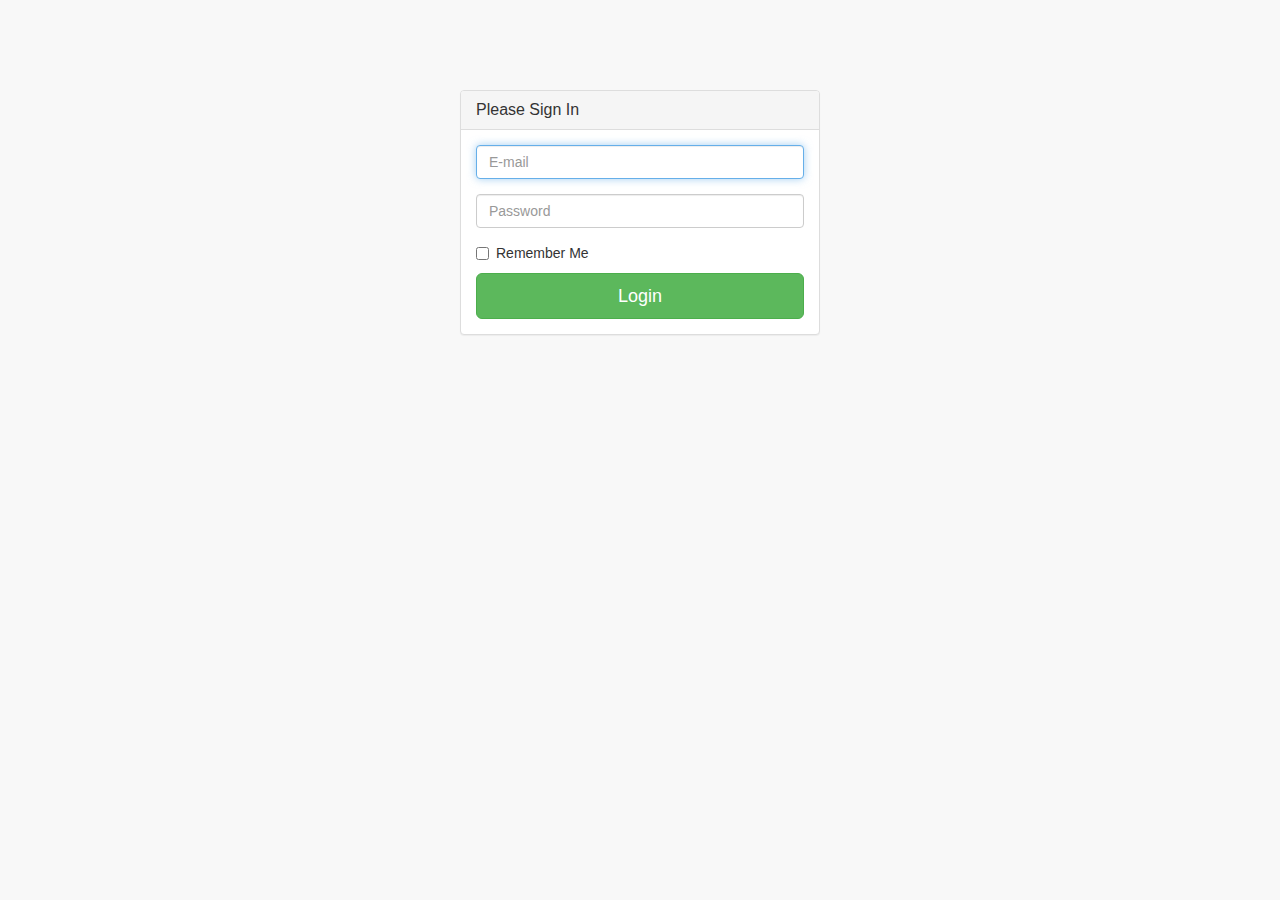
<file: sistema/pages/login.html>
<!DOCTYPE html>
<html lang="en">
    <head>
        <meta charset="utf-8">
        <meta http-equiv="X-UA-Compatible" content="IE=edge">
        <meta name="viewport" content="width=device-width, initial-scale=1">
        <meta name="description" content="">
        <meta name="author" content="">

        <title>Startmin - Bootstrap Admin Theme</title>

        <!-- Bootstrap Core CSS -->
        <link href="../css/bootstrap.min.css" rel="stylesheet">

        <!-- MetisMenu CSS -->
        <link href="../css/metisMenu.min.css" rel="stylesheet">

        <!-- Custom CSS -->
        <link href="../css/startmin.css" rel="stylesheet">

        <!-- Custom Fonts -->
        <link href="../css/font-awesome.min.css" rel="stylesheet" type="text/css">

        <!-- HTML5 Shim and Respond.js IE8 support of HTML5 elements and media queries -->
        <!-- WARNING: Respond.js doesn't work if you view the page via file:// -->
        <!--[if lt IE 9]>
        <script src="https://cdnjs.cloudflare.com/ajax/libs/html5shiv/3.7.3/html5shiv.min.js"></script>
        <script src="https://cdnjs.cloudflare.com/ajax/libs/respond.js/1.4.2/respond.min.js"></script>
        <![endif]-->
    </head>
    <body>

        <div class="container">
            <div class="row">
                <div class="col-md-4 col-md-offset-4">
                    <div class="login-panel panel panel-default">
                        <div class="panel-heading">
                            <h3 class="panel-title">Please Sign In</h3>
                        </div>
                        <div class="panel-body">
                            <form role="form">
                                <fieldset>
                                    <div class="form-group">
                                        <input class="form-control" placeholder="E-mail" name="email" type="email" autofocus>
                                    </div>
                                    <div class="form-group">
                                        <input class="form-control" placeholder="Password" name="password" type="password" value="">
                                    </div>
                                    <div class="checkbox">
                                        <label>
                                            <input name="remember" type="checkbox" value="Remember Me">Remember Me
                                        </label>
                                    </div>
                                    <!-- Change this to a button or input when using this as a form -->
                                    <a href="index.html" class="btn btn-lg btn-success btn-block">Login</a>
                                </fieldset>
                            </form>
                        </div>
                    </div>
                </div>
            </div>
        </div>

        <!-- jQuery -->
        <script src="../js/jquery.min.js"></script>

        <!-- Bootstrap Core JavaScript -->
        <script src="../js/bootstrap.min.js"></script>

        <!-- Metis Menu Plugin JavaScript -->
        <script src="../js/metisMenu.min.js"></script>

        <!-- Custom Theme JavaScript -->
        <script src="../js/startmin.js"></script>

    </body>
</html>
</file>
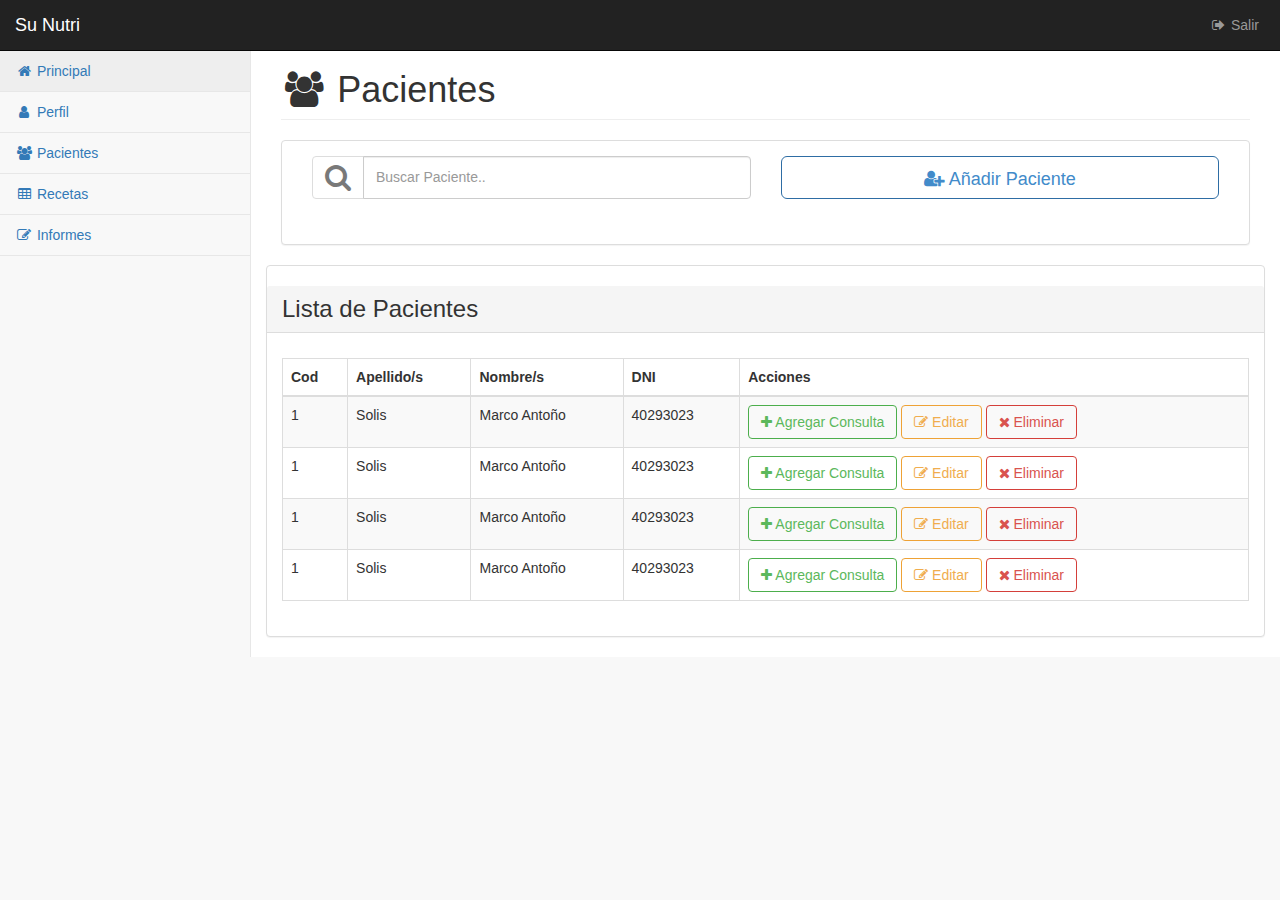
<file: sistema/pages/pacientes.html>
<!DOCTYPE html>
<html lang="en">
    <head>
        <meta charset="utf-8">
        <meta http-equiv="X-UA-Compatible" content="IE=edge">
        <meta name="viewport" content="width=device-width, initial-scale=1">
        <meta name="description" content="">
        <meta name="author" content="">

        <title>Su Nutri - Sistema Experto</title>

        <!-- Bootstrap Core CSS -->
        <link href="../css/bootstrap.min.css" rel="stylesheet">

        <!-- MetisMenu CSS -->
        <link href="../css/metisMenu.min.css" rel="stylesheet">

        <!-- Timeline CSS -->
        <link href="../css/timeline.css" rel="stylesheet">

        <!-- Custom CSS -->
        <link href="../css/startmin.css" rel="stylesheet">

        <!-- Morris Charts CSS -->
        <link href="../css/morris.css" rel="stylesheet">

        <!-- Custom Fonts -->
        <link href="../css/font-awesome.min.css" rel="stylesheet" type="text/css">

    </head>
    <body>

        <div id="wrapper">

            <!-- Navigation -->
            <nav class="navbar navbar-inverse navbar-fixed-top" role="navigation">
                <div class="navbar-header">
                    <a class="navbar-brand" href="index.html">Su Nutri</a>
                </div>

                <button type="button" class="navbar-toggle" data-toggle="collapse" data-target=".navbar-collapse">
                    <span class="sr-only"></span>
                    <span class="icon-bar"></span>
                    <span class="icon-bar"></span>
                    <span class="icon-bar"></span>
                </button>

                <ul class="nav navbar-right navbar-top-links">                   
                    <li class="dropdown">
                        <a href="../salir.php"><i class="fa fa-sign-out fa-fw"></i> Salir</a>
                    </li>
                </ul>
                <!-- /.navbar-top-links -->

                <div class="navbar-default sidebar" role="navigation">
                    <div class="sidebar-nav navbar-collapse">
                        <ul class="nav" id="side-menu">                            
                            <li>
                                <a href="index.html" class="active"><i class="fa fa-home fa-fw"></i> Principal</a>
                            </li>                            
                            <li>
                                <a href="forms.html"><i class="fa fa-user fa-fw"></i> Perfil</a>
                            </li>
                            <li>
                                <a href="pacientes.html"><i class="fa fa-users fa-fw"></i> Pacientes</a>
                            </li>
                            <li>
                                <a href="tables.html"><i class="fa fa-table fa-fw"></i> Recetas</a>
                            </li>
                            <li>
                                <a href="forms.html"><i class="fa fa-edit fa-fw"></i> Informes</a>
                            </li>
                        </ul>
                    </div>
                </div>
            </nav>
            <!-- /#page-wrapper --> 
            <div id="page-wrapper">
                <div class="container-fluid">
                    <div class="row">
                        <div class="col-lg-12">
                            <h1 class="page-header bold h1"><i class="fa fa-users fa-fw"></i> Pacientes</h1>
                        </div>
                        <!-- /.col-lg-12 -->
                    </div>
                    <!-- formulario busqueda -->
                    <div class="row">
                       <div class="col-lg-12">
                        <div class="panel panel-default">                            
                            <div class="panel-body">
                                <div class="row">
                                    <div class="col-lg-12">
                                        <form role="form">
                                            <div class="form-group col-lg-6 ">
                                                <div class="form-group input-group">                                                    
                                                    <span class="input-group-btn">
                                                        <button class="btn btn-default" type="button" disabled><i class="fa fa-search fa-2x"></i>
                                                        </button>
                                                    </span>
                                                    <input type="text" class="form-control" style="height: 43px;" placeholder="Buscar Paciente.. ">
                                                </div>
                                            </div>                                                
                                            <div class="form-group col-lg-6">
                                                <a href="add_paciente.html" class="btn btn-outline btn-primary btn-lg btn-block"  style="height: 43px;"><i class="fa fa-user-plus "></i>  Añadir Paciente</a>
                                            </div>  
                                        </form>
                                    </div>
                                </div>
                            </div>
                        </div> 
                    </div>

                    <div class="row">
                        <div class="col-lg-12">
                            <div class="panel panel-default">
                                <div class="panel-heading h3"> Lista de Pacientes</div>
                                <!-- /.panel-heading -->
                                <div class="panel-body">
                                    <div class="table-responsive">
                                        <table class="table table-striped table-bordered table-hover" id="dataTables-example">
                                            <thead>
                                                <tr>
                                                    <th>Cod</th>
                                                    <th>Apellido/s</th>
                                                    <th>Nombre/s</th>
                                                    <th>DNI</th>
                                                    <th >Acciones</th>
                                                </tr>
                                            </thead>
                                            <tbody>
                                                <tr class="odd gradeX">
                                                    <td>1</td>
                                                    <td>Solis</td>
                                                    <td>Marco Antoño</td>
                                                    <td >40293023</td>
                                                    <td class="center">
                                                        <button type="button" class="btn btn-outline btn-success"><i class="fa fa-plus"></i> Agregar Consulta</button>
                                                        <button type="button" class="btn btn-outline btn-warning"><i class="fa fa-edit"></i> Editar</button>
                                                        <button type="button" class="btn btn-outline btn-danger"><i class="fa fa-close"></i> Eliminar</button>
                                                    </td>                                    
                                                </tr>
                                                <tr class="odd gradeX">
                                                    <td>1</td>
                                                    <td>Solis</td>
                                                    <td>Marco Antoño</td>
                                                    <td >40293023</td>
                                                    <td class="center">
                                                        <button type="button" class="btn btn-outline btn-success"><i class="fa fa-plus"></i> Agregar Consulta</button>
                                                        <button type="button" class="btn btn-outline btn-warning"><i class="fa fa-edit"></i> Editar</button>
                                                        <button type="button" class="btn btn-outline btn-danger"><i class="fa fa-close"></i> Eliminar</button>
                                                    </td>                                    
                                                </tr>
                                                <tr class="odd gradeX">
                                                    <td>1</td>
                                                    <td>Solis</td>
                                                    <td>Marco Antoño</td>
                                                    <td >40293023</td>
                                                    <td class="center">
                                                        <button type="button" class="btn btn-outline btn-success"><i class="fa fa-plus"></i> Agregar Consulta</button>
                                                        <button type="button" class="btn btn-outline btn-warning"><i class="fa fa-edit"></i> Editar</button>
                                                        <button type="button" class="btn btn-outline btn-danger"><i class="fa fa-close"></i> Eliminar</button>
                                                    </td>                                    
                                                </tr>
                                                <tr class="odd gradeX">
                                                    <td>1</td>
                                                    <td>Solis</td>
                                                    <td>Marco Antoño</td>
                                                    <td >40293023</td>
                                                    <td class="center">
                                                        <button type="button" class="btn btn-outline btn-success"><i class="fa fa-plus"></i> Agregar Consulta</button>
                                                        <button type="button" class="btn btn-outline btn-warning"><i class="fa fa-edit"></i> Editar</button>
                                                        <button type="button" class="btn btn-outline btn-danger"><i class="fa fa-close"></i> Eliminar</button>
                                                    </td>                                    
                                                </tr>
                                            </tbody>
                                        </table>
                                    </div>          
                                </div>
                                <!-- /.panel-body -->
                            </div>
                            <!-- /.panel -->
                        </div>
                        <!-- /.col-lg-12 -->
                    </div>
                    <!-- /.row -->                   
                </div>
                <!-- /.container-fluid -->
            </div>   
            <!-- /#page-wrapper -->

        </div>
        <!-- /#wrapper -->

        <!-- jQuery -->
        <script src="../js/jquery.min.js"></script>

        <!-- Bootstrap Core JavaScript -->
        <script src="../js/bootstrap.min.js"></script>

        <!-- Metis Menu Plugin JavaScript -->
        <script src="../js/metisMenu.min.js"></script>

        <!-- Morris Charts JavaScript -->
        <script src="../js/raphael.min.js"></script>
        <script src="../js/morris.min.js"></script>
        <script src="../js/morris-data.js"></script>

        <!-- Custom Theme JavaScript -->
        <script src="../js/startmin.js"></script>

    </body>
</html>
</file>
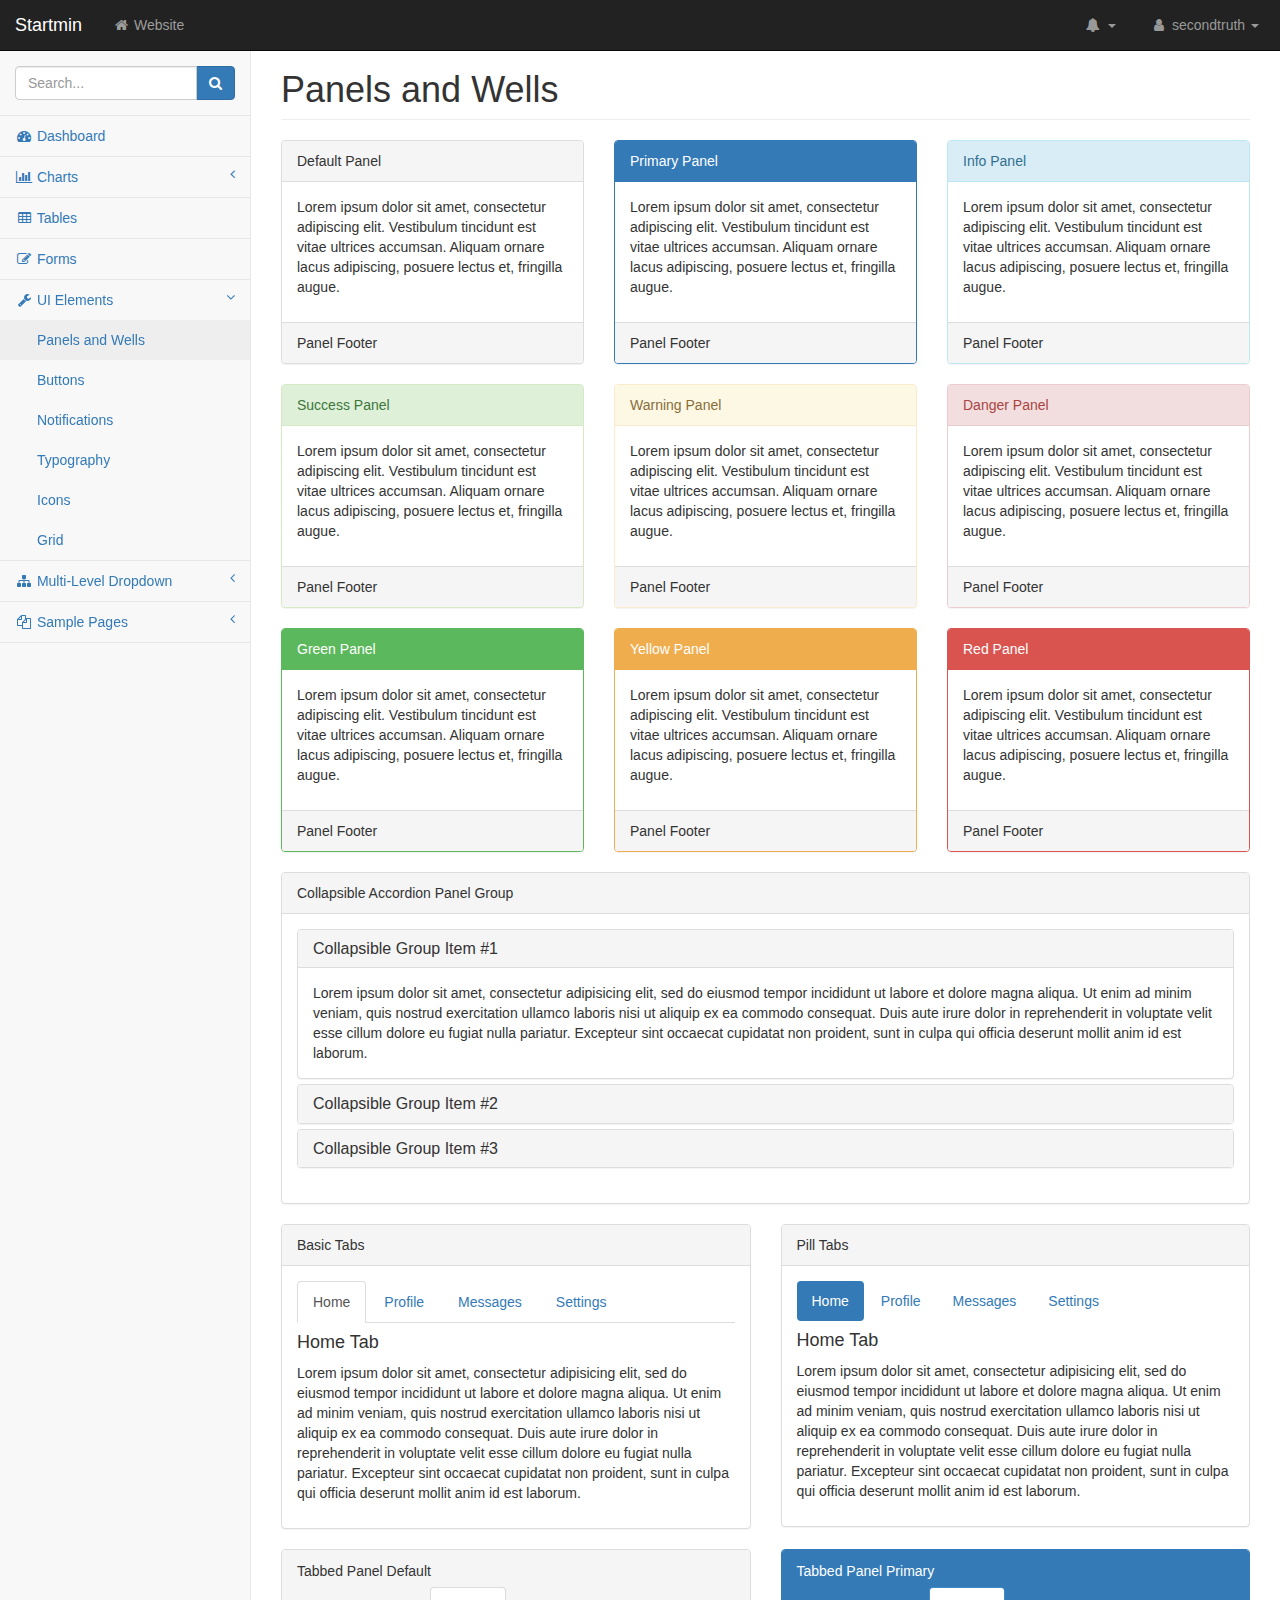
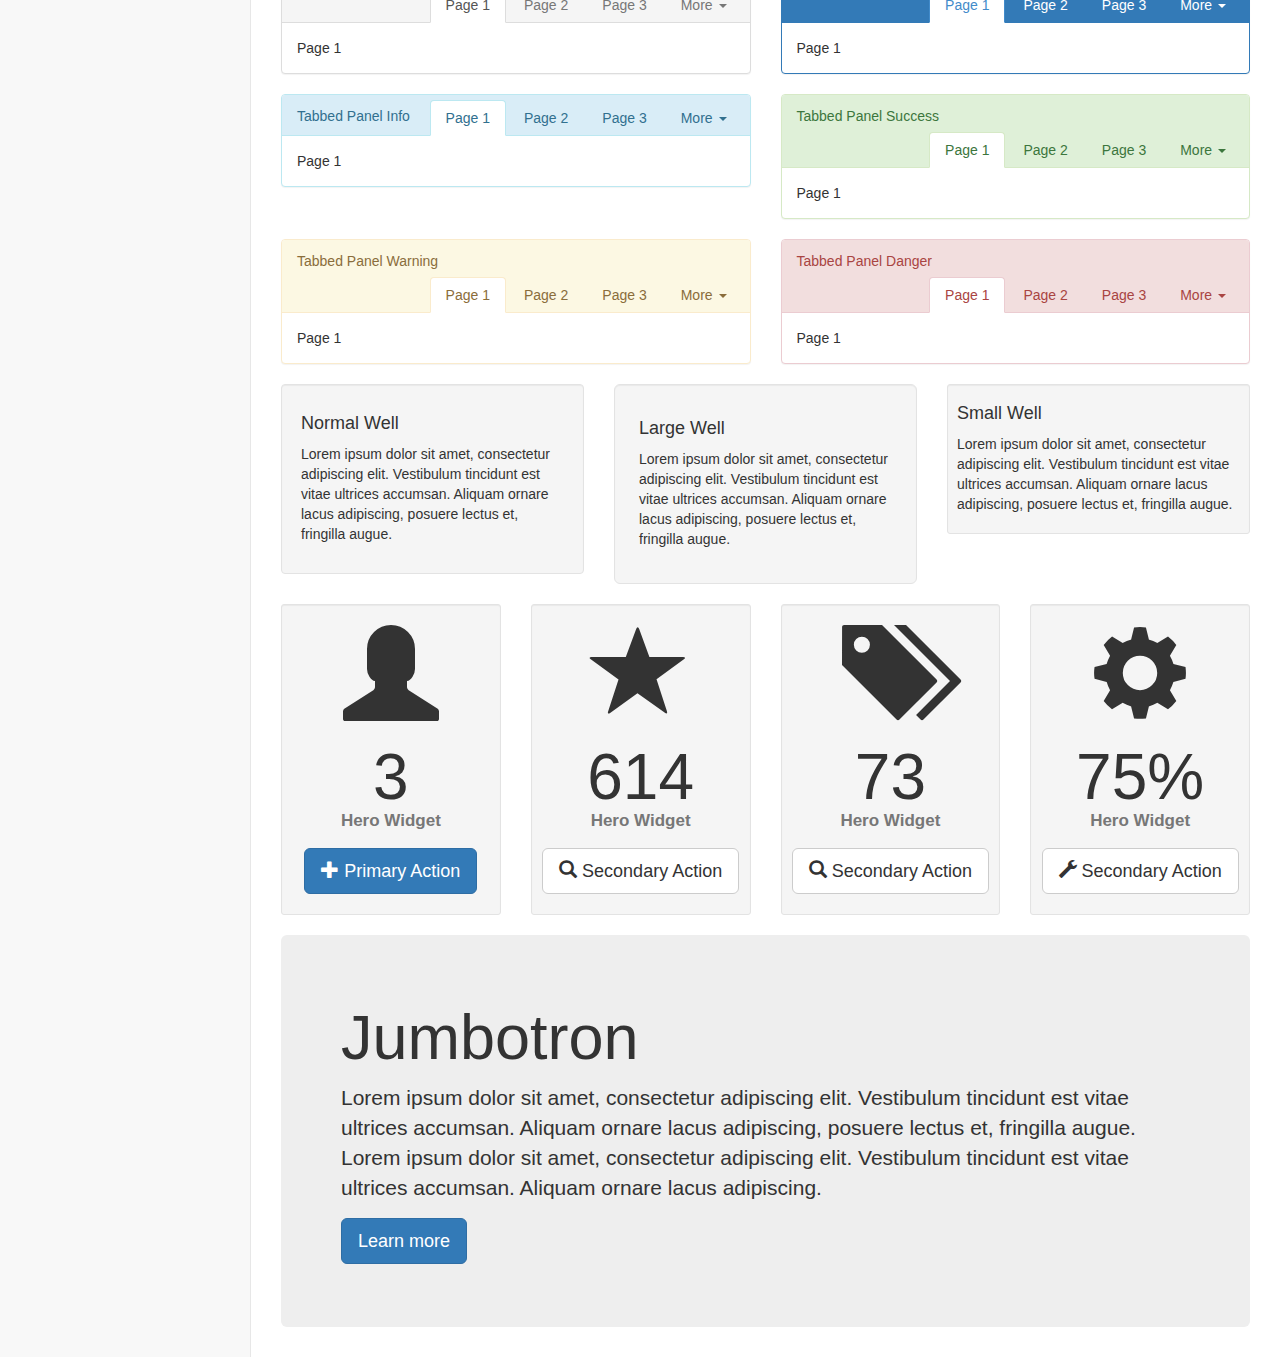
<file: sistema/pages/panels-wells.html>
<!DOCTYPE html>
<html lang="en">
    <head>
        <meta charset="utf-8">
        <meta http-equiv="X-UA-Compatible" content="IE=edge">
        <meta name="viewport" content="width=device-width, initial-scale=1">
        <meta name="description" content="">
        <meta name="author" content="">

        <title>Startmin - Bootstrap Admin Theme</title>

        <!-- Bootstrap Core CSS -->
        <link href="../css/bootstrap.min.css" rel="stylesheet">

        <!-- MetisMenu CSS -->
        <link href="../css/metisMenu.min.css" rel="stylesheet">

        <!-- Custom CSS -->
        <link href="../css/startmin.css" rel="stylesheet">

        <!-- Custom Fonts -->
        <link href="../css/font-awesome.min.css" rel="stylesheet" type="text/css">

        <!-- HTML5 Shim and Respond.js IE8 support of HTML5 elements and media queries -->
        <!-- WARNING: Respond.js doesn't work if you view the page via file:// -->
        <!--[if lt IE 9]>
        <script src="https://cdnjs.cloudflare.com/ajax/libs/html5shiv/3.7.3/html5shiv.min.js"></script>
        <script src="https://cdnjs.cloudflare.com/ajax/libs/respond.js/1.4.2/respond.min.js"></script>
        <![endif]-->
    </head>
    <body>

        <div id="wrapper">

            <!-- Navigation -->
            <nav class="navbar navbar-inverse navbar-fixed-top" role="navigation">
                <div class="navbar-header">
                    <a class="navbar-brand" href="index.html">Startmin</a>
                </div>

                <button type="button" class="navbar-toggle" data-toggle="collapse" data-target=".navbar-collapse">
                    <span class="sr-only">Toggle navigation</span>
                    <span class="icon-bar"></span>
                    <span class="icon-bar"></span>
                    <span class="icon-bar"></span>
                </button>

                <ul class="nav navbar-nav navbar-left navbar-top-links">
                    <li><a href="#"><i class="fa fa-home fa-fw"></i> Website</a></li>
                </ul>

                <ul class="nav navbar-right navbar-top-links">
                    <li class="dropdown navbar-inverse">
                        <a class="dropdown-toggle" data-toggle="dropdown" href="#">
                            <i class="fa fa-bell fa-fw"></i> <b class="caret"></b>
                        </a>
                        <ul class="dropdown-menu dropdown-alerts">
                            <li>
                                <a href="#">
                                    <div>
                                        <i class="fa fa-comment fa-fw"></i> New Comment
                                        <span class="pull-right text-muted small">4 minutes ago</span>
                                    </div>
                                </a>
                            </li>
                            <li>
                                <a href="#">
                                    <div>
                                        <i class="fa fa-twitter fa-fw"></i> 3 New Followers
                                        <span class="pull-right text-muted small">12 minutes ago</span>
                                    </div>
                                </a>
                            </li>
                            <li>
                                <a href="#">
                                    <div>
                                        <i class="fa fa-envelope fa-fw"></i> Message Sent
                                        <span class="pull-right text-muted small">4 minutes ago</span>
                                    </div>
                                </a>
                            </li>
                            <li>
                                <a href="#">
                                    <div>
                                        <i class="fa fa-tasks fa-fw"></i> New Task
                                        <span class="pull-right text-muted small">4 minutes ago</span>
                                    </div>
                                </a>
                            </li>
                            <li>
                                <a href="#">
                                    <div>
                                        <i class="fa fa-upload fa-fw"></i> Server Rebooted
                                        <span class="pull-right text-muted small">4 minutes ago</span>
                                    </div>
                                </a>
                            </li>
                            <li class="divider"></li>
                            <li>
                                <a class="text-center" href="#">
                                    <strong>See All Alerts</strong>
                                    <i class="fa fa-angle-right"></i>
                                </a>
                            </li>
                        </ul>
                    </li>
                    <li class="dropdown">
                        <a class="dropdown-toggle" data-toggle="dropdown" href="#">
                            <i class="fa fa-user fa-fw"></i> secondtruth <b class="caret"></b>
                        </a>
                        <ul class="dropdown-menu dropdown-user">
                            <li><a href="#"><i class="fa fa-user fa-fw"></i> User Profile</a>
                            </li>
                            <li><a href="#"><i class="fa fa-gear fa-fw"></i> Settings</a>
                            </li>
                            <li class="divider"></li>
                            <li><a href="login.html"><i class="fa fa-sign-out fa-fw"></i> Logout</a>
                            </li>
                        </ul>
                    </li>
                </ul>
                <!-- /.navbar-top-links -->

                <div class="navbar-default sidebar" role="navigation">
                    <div class="sidebar-nav navbar-collapse">
                        <ul class="nav" id="side-menu">
                            <li class="sidebar-search">
                                <div class="input-group custom-search-form">
                                    <input type="text" class="form-control" placeholder="Search...">
                                    <span class="input-group-btn">
                                        <button class="btn btn-primary" type="button">
                                            <i class="fa fa-search"></i>
                                        </button>
                                </span>
                                </div>
                                <!-- /input-group -->
                            </li>
                            <li>
                                <a href="index.html"><i class="fa fa-dashboard fa-fw"></i> Dashboard</a>
                            </li>
                            <li>
                                <a href="#"><i class="fa fa-bar-chart-o fa-fw"></i> Charts<span class="fa arrow"></span></a>
                                <ul class="nav nav-second-level">
                                    <li>
                                        <a href="flot.html">Flot Charts</a>
                                    </li>
                                    <li>
                                        <a href="morris.html">Morris.js Charts</a>
                                    </li>
                                </ul>
                                <!-- /.nav-second-level -->
                            </li>
                            <li>
                                <a href="tables.html"><i class="fa fa-table fa-fw"></i> Tables</a>
                            </li>
                            <li>
                                <a href="forms.html"><i class="fa fa-edit fa-fw"></i> Forms</a>
                            </li>
                            <li>
                                <a href="#"><i class="fa fa-wrench fa-fw"></i> UI Elements<span class="fa arrow"></span></a>
                                <ul class="nav nav-second-level">
                                    <li>
                                        <a href="panels-wells.html">Panels and Wells</a>
                                    </li>
                                    <li>
                                        <a href="buttons.html">Buttons</a>
                                    </li>
                                    <li>
                                        <a href="notifications.html">Notifications</a>
                                    </li>
                                    <li>
                                        <a href="typography.html">Typography</a>
                                    </li>
                                    <li>
                                        <a href="icons.html"> Icons</a>
                                    </li>
                                    <li>
                                        <a href="grid.html">Grid</a>
                                    </li>
                                </ul>
                                <!-- /.nav-second-level -->
                            </li>
                            <li>
                                <a href="#"><i class="fa fa-sitemap fa-fw"></i> Multi-Level Dropdown<span class="fa arrow"></span></a>
                                <ul class="nav nav-second-level">
                                    <li>
                                        <a href="#">Second Level Item</a>
                                    </li>
                                    <li>
                                        <a href="#">Second Level Item</a>
                                    </li>
                                    <li>
                                        <a href="#">Third Level <span class="fa arrow"></span></a>
                                        <ul class="nav nav-third-level">
                                            <li>
                                                <a href="#">Third Level Item</a>
                                            </li>
                                            <li>
                                                <a href="#">Third Level Item</a>
                                            </li>
                                            <li>
                                                <a href="#">Third Level Item</a>
                                            </li>
                                            <li>
                                                <a href="#">Third Level Item</a>
                                            </li>
                                        </ul>
                                        <!-- /.nav-third-level -->
                                    </li>
                                </ul>
                                <!-- /.nav-second-level -->
                            </li>
                            <li>
                                <a href="#"><i class="fa fa-files-o fa-fw"></i> Sample Pages<span class="fa arrow"></span></a>
                                <ul class="nav nav-second-level">
                                    <li>
                                        <a href="blank.html">Blank Page</a>
                                    </li>
                                    <li>
                                        <a href="login.html">Login Page</a>
                                    </li>
                                </ul>
                                <!-- /.nav-second-level -->
                            </li>
                        </ul>
                    </div>
                    <!-- /.sidebar-collapse -->
                </div>
                <!-- /.navbar-static-side -->
            </nav>

            <div id="page-wrapper">
                <div class="container-fluid">
                    <div class="row">
                        <div class="col-lg-12">
                            <h1 class="page-header">Panels and Wells</h1>
                        </div>
                        <!-- /.col-lg-12 -->
                    </div>
                    <!-- /.row -->
                    <div class="row">
                        <div class="col-lg-4">
                            <div class="panel panel-default">
                                <div class="panel-heading">
                                    Default Panel
                                </div>
                                <div class="panel-body">
                                    <p>Lorem ipsum dolor sit amet, consectetur adipiscing elit. Vestibulum tincidunt est vitae ultrices accumsan. Aliquam ornare lacus adipiscing, posuere lectus et, fringilla augue.</p>
                                </div>
                                <div class="panel-footer">
                                    Panel Footer
                                </div>
                            </div>
                        </div>
                        <!-- /.col-lg-4 -->
                        <div class="col-lg-4">
                            <div class="panel panel-primary">
                                <div class="panel-heading">
                                    Primary Panel
                                </div>
                                <div class="panel-body">
                                    <p>Lorem ipsum dolor sit amet, consectetur adipiscing elit. Vestibulum tincidunt est vitae ultrices accumsan. Aliquam ornare lacus adipiscing, posuere lectus et, fringilla augue.</p>
                                </div>
                                <div class="panel-footer">
                                    Panel Footer
                                </div>
                            </div>
                        </div>
                        <!-- /.col-lg-4 -->
                        <div class="col-lg-4">
                            <div class="panel panel-info">
                                <div class="panel-heading">
                                    Info Panel
                                </div>
                                <div class="panel-body">
                                    <p>Lorem ipsum dolor sit amet, consectetur adipiscing elit. Vestibulum tincidunt est vitae ultrices accumsan. Aliquam ornare lacus adipiscing, posuere lectus et, fringilla augue.</p>
                                </div>
                                <div class="panel-footer">
                                    Panel Footer
                                </div>
                            </div>
                        </div>
                        <!-- /.col-lg-4 -->
                    </div>
                    <!-- /.row -->
                    <div class="row">
                        <div class="col-lg-4">
                            <div class="panel panel-success">
                                <div class="panel-heading">
                                    Success Panel
                                </div>
                                <div class="panel-body">
                                    <p>Lorem ipsum dolor sit amet, consectetur adipiscing elit. Vestibulum tincidunt est vitae ultrices accumsan. Aliquam ornare lacus adipiscing, posuere lectus et, fringilla augue.</p>
                                </div>
                                <div class="panel-footer">
                                    Panel Footer
                                </div>
                            </div>
                        </div>
                        <!-- /.col-lg-4 -->
                        <div class="col-lg-4">
                            <div class="panel panel-warning">
                                <div class="panel-heading">
                                    Warning Panel
                                </div>
                                <div class="panel-body">
                                    <p>Lorem ipsum dolor sit amet, consectetur adipiscing elit. Vestibulum tincidunt est vitae ultrices accumsan. Aliquam ornare lacus adipiscing, posuere lectus et, fringilla augue.</p>
                                </div>
                                <div class="panel-footer">
                                    Panel Footer
                                </div>
                            </div>
                        </div>
                        <!-- /.col-lg-4 -->
                        <div class="col-lg-4">
                            <div class="panel panel-danger">
                                <div class="panel-heading">
                                    Danger Panel
                                </div>
                                <div class="panel-body">
                                    <p>Lorem ipsum dolor sit amet, consectetur adipiscing elit. Vestibulum tincidunt est vitae ultrices accumsan. Aliquam ornare lacus adipiscing, posuere lectus et, fringilla augue.</p>
                                </div>
                                <div class="panel-footer">
                                    Panel Footer
                                </div>
                            </div>
                        </div>
                        <!-- /.col-lg-4 -->
                    </div>
                    <!-- /.row -->
                    <div class="row">
                        <div class="col-lg-4">
                            <div class="panel panel-green">
                                <div class="panel-heading">
                                    Green Panel
                                </div>
                                <div class="panel-body">
                                    <p>Lorem ipsum dolor sit amet, consectetur adipiscing elit. Vestibulum tincidunt est vitae ultrices accumsan. Aliquam ornare lacus adipiscing, posuere lectus et, fringilla augue.</p>
                                </div>
                                <div class="panel-footer">
                                    Panel Footer
                                </div>
                            </div>
                            <!-- /.col-lg-4 -->
                        </div>
                        <div class="col-lg-4">
                            <div class="panel panel-yellow">
                                <div class="panel-heading">
                                    Yellow Panel
                                </div>
                                <div class="panel-body">
                                    <p>Lorem ipsum dolor sit amet, consectetur adipiscing elit. Vestibulum tincidunt est vitae ultrices accumsan. Aliquam ornare lacus adipiscing, posuere lectus et, fringilla augue.</p>
                                </div>
                                <div class="panel-footer">
                                    Panel Footer
                                </div>
                            </div>
                            <!-- /.col-lg-4 -->
                        </div>
                        <div class="col-lg-4">
                            <div class="panel panel-red">
                                <div class="panel-heading">
                                    Red Panel
                                </div>
                                <div class="panel-body">
                                    <p>Lorem ipsum dolor sit amet, consectetur adipiscing elit. Vestibulum tincidunt est vitae ultrices accumsan. Aliquam ornare lacus adipiscing, posuere lectus et, fringilla augue.</p>
                                </div>
                                <div class="panel-footer">
                                    Panel Footer
                                </div>
                            </div>
                            <!-- /.col-lg-4 -->
                        </div>
                    </div>
                    <!-- /.row -->
                    <div class="row">
                        <div class="col-lg-12">
                            <div class="panel panel-default">
                                <div class="panel-heading">
                                    Collapsible Accordion Panel Group
                                </div>
                                <!-- .panel-heading -->
                                <div class="panel-body">
                                    <div class="panel-group" id="accordion">
                                        <div class="panel panel-default">
                                            <div class="panel-heading">
                                                <h4 class="panel-title">
                                                    <a data-toggle="collapse" data-parent="#accordion" href="#collapseOne">Collapsible Group Item #1</a>
                                                </h4>
                                            </div>
                                            <div id="collapseOne" class="panel-collapse collapse in">
                                                <div class="panel-body">
                                                    Lorem ipsum dolor sit amet, consectetur adipisicing elit, sed do eiusmod tempor incididunt ut labore et dolore magna aliqua. Ut enim ad minim veniam, quis nostrud exercitation ullamco laboris nisi ut aliquip ex ea commodo consequat. Duis aute irure dolor in reprehenderit in voluptate velit esse cillum dolore eu fugiat nulla pariatur. Excepteur sint occaecat cupidatat non proident, sunt in culpa qui officia deserunt mollit anim id est laborum.
                                                </div>
                                            </div>
                                        </div>
                                        <div class="panel panel-default">
                                            <div class="panel-heading">
                                                <h4 class="panel-title">
                                                    <a data-toggle="collapse" data-parent="#accordion" href="#collapseTwo">Collapsible Group Item #2</a>
                                                </h4>
                                            </div>
                                            <div id="collapseTwo" class="panel-collapse collapse">
                                                <div class="panel-body">
                                                    Lorem ipsum dolor sit amet, consectetur adipisicing elit, sed do eiusmod tempor incididunt ut labore et dolore magna aliqua. Ut enim ad minim veniam, quis nostrud exercitation ullamco laboris nisi ut aliquip ex ea commodo consequat. Duis aute irure dolor in reprehenderit in voluptate velit esse cillum dolore eu fugiat nulla pariatur. Excepteur sint occaecat cupidatat non proident, sunt in culpa qui officia deserunt mollit anim id est laborum.
                                                </div>
                                            </div>
                                        </div>
                                        <div class="panel panel-default">
                                            <div class="panel-heading">
                                                <h4 class="panel-title">
                                                    <a data-toggle="collapse" data-parent="#accordion" href="#collapseThree">Collapsible Group Item #3</a>
                                                </h4>
                                            </div>
                                            <div id="collapseThree" class="panel-collapse collapse">
                                                <div class="panel-body">
                                                    Lorem ipsum dolor sit amet, consectetur adipisicing elit, sed do eiusmod tempor incididunt ut labore et dolore magna aliqua. Ut enim ad minim veniam, quis nostrud exercitation ullamco laboris nisi ut aliquip ex ea commodo consequat. Duis aute irure dolor in reprehenderit in voluptate velit esse cillum dolore eu fugiat nulla pariatur. Excepteur sint occaecat cupidatat non proident, sunt in culpa qui officia deserunt mollit anim id est laborum.
                                                </div>
                                            </div>
                                        </div>
                                    </div>
                                </div>
                                <!-- .panel-body -->
                            </div>
                            <!-- /.panel -->
                        </div>
                        <!-- /.col-lg-12 -->
                    </div>
                    <!-- /.row -->
                    <div class="row">
                        <div class="col-lg-6">
                            <div class="panel panel-default">
                                <div class="panel-heading">
                                    Basic Tabs
                                </div>
                                <!-- /.panel-heading -->
                                <div class="panel-body">
                                    <!-- Nav tabs -->
                                    <ul class="nav nav-tabs">
                                        <li class="active"><a href="#home" data-toggle="tab">Home</a>
                                        </li>
                                        <li><a href="#profile" data-toggle="tab">Profile</a>
                                        </li>
                                        <li><a href="#messages" data-toggle="tab">Messages</a>
                                        </li>
                                        <li><a href="#settings" data-toggle="tab">Settings</a>
                                        </li>
                                    </ul>

                                    <!-- Tab panes -->
                                    <div class="tab-content">
                                        <div class="tab-pane fade in active" id="home">
                                            <h4>Home Tab</h4>
                                            <p>Lorem ipsum dolor sit amet, consectetur adipisicing elit, sed do eiusmod tempor incididunt ut labore et dolore magna aliqua. Ut enim ad minim veniam, quis nostrud exercitation ullamco laboris nisi ut aliquip ex ea commodo consequat. Duis aute irure dolor in reprehenderit in voluptate velit esse cillum dolore eu fugiat nulla pariatur. Excepteur sint occaecat cupidatat non proident, sunt in culpa qui officia deserunt mollit anim id est laborum.</p>
                                        </div>
                                        <div class="tab-pane fade" id="profile">
                                            <h4>Profile Tab</h4>
                                            <p>Lorem ipsum dolor sit amet, consectetur adipisicing elit, sed do eiusmod tempor incididunt ut labore et dolore magna aliqua. Ut enim ad minim veniam, quis nostrud exercitation ullamco laboris nisi ut aliquip ex ea commodo consequat. Duis aute irure dolor in reprehenderit in voluptate velit esse cillum dolore eu fugiat nulla pariatur. Excepteur sint occaecat cupidatat non proident, sunt in culpa qui officia deserunt mollit anim id est laborum.</p>
                                        </div>
                                        <div class="tab-pane fade" id="messages">
                                            <h4>Messages Tab</h4>
                                            <p>Lorem ipsum dolor sit amet, consectetur adipisicing elit, sed do eiusmod tempor incididunt ut labore et dolore magna aliqua. Ut enim ad minim veniam, quis nostrud exercitation ullamco laboris nisi ut aliquip ex ea commodo consequat. Duis aute irure dolor in reprehenderit in voluptate velit esse cillum dolore eu fugiat nulla pariatur. Excepteur sint occaecat cupidatat non proident, sunt in culpa qui officia deserunt mollit anim id est laborum.</p>
                                        </div>
                                        <div class="tab-pane fade" id="settings">
                                            <h4>Settings Tab</h4>
                                            <p>Lorem ipsum dolor sit amet, consectetur adipisicing elit, sed do eiusmod tempor incididunt ut labore et dolore magna aliqua. Ut enim ad minim veniam, quis nostrud exercitation ullamco laboris nisi ut aliquip ex ea commodo consequat. Duis aute irure dolor in reprehenderit in voluptate velit esse cillum dolore eu fugiat nulla pariatur. Excepteur sint occaecat cupidatat non proident, sunt in culpa qui officia deserunt mollit anim id est laborum.</p>
                                        </div>
                                    </div>
                                </div>
                                <!-- /.panel-body -->
                            </div>
                            <!-- /.panel -->
                        </div>
                        <!-- /.col-lg-6 -->
                        <div class="col-lg-6">
                            <div class="panel panel-default">
                                <div class="panel-heading">
                                    Pill Tabs
                                </div>
                                <!-- /.panel-heading -->
                                <div class="panel-body">
                                    <!-- Nav tabs -->
                                    <ul class="nav nav-pills">
                                        <li class="active"><a href="#home-pills" data-toggle="tab">Home</a>
                                        </li>
                                        <li><a href="#profile-pills" data-toggle="tab">Profile</a>
                                        </li>
                                        <li><a href="#messages-pills" data-toggle="tab">Messages</a>
                                        </li>
                                        <li><a href="#settings-pills" data-toggle="tab">Settings</a>
                                        </li>
                                    </ul>

                                    <!-- Tab panes -->
                                    <div class="tab-content">
                                        <div class="tab-pane fade in active" id="home-pills">
                                            <h4>Home Tab</h4>
                                            <p>Lorem ipsum dolor sit amet, consectetur adipisicing elit, sed do eiusmod tempor incididunt ut labore et dolore magna aliqua. Ut enim ad minim veniam, quis nostrud exercitation ullamco laboris nisi ut aliquip ex ea commodo consequat. Duis aute irure dolor in reprehenderit in voluptate velit esse cillum dolore eu fugiat nulla pariatur. Excepteur sint occaecat cupidatat non proident, sunt in culpa qui officia deserunt mollit anim id est laborum.</p>
                                        </div>
                                        <div class="tab-pane fade" id="profile-pills">
                                            <h4>Profile Tab</h4>
                                            <p>Lorem ipsum dolor sit amet, consectetur adipisicing elit, sed do eiusmod tempor incididunt ut labore et dolore magna aliqua. Ut enim ad minim veniam, quis nostrud exercitation ullamco laboris nisi ut aliquip ex ea commodo consequat. Duis aute irure dolor in reprehenderit in voluptate velit esse cillum dolore eu fugiat nulla pariatur. Excepteur sint occaecat cupidatat non proident, sunt in culpa qui officia deserunt mollit anim id est laborum.</p>
                                        </div>
                                        <div class="tab-pane fade" id="messages-pills">
                                            <h4>Messages Tab</h4>
                                            <p>Lorem ipsum dolor sit amet, consectetur adipisicing elit, sed do eiusmod tempor incididunt ut labore et dolore magna aliqua. Ut enim ad minim veniam, quis nostrud exercitation ullamco laboris nisi ut aliquip ex ea commodo consequat. Duis aute irure dolor in reprehenderit in voluptate velit esse cillum dolore eu fugiat nulla pariatur. Excepteur sint occaecat cupidatat non proident, sunt in culpa qui officia deserunt mollit anim id est laborum.</p>
                                        </div>
                                        <div class="tab-pane fade" id="settings-pills">
                                            <h4>Settings Tab</h4>
                                            <p>Lorem ipsum dolor sit amet, consectetur adipisicing elit, sed do eiusmod tempor incididunt ut labore et dolore magna aliqua. Ut enim ad minim veniam, quis nostrud exercitation ullamco laboris nisi ut aliquip ex ea commodo consequat. Duis aute irure dolor in reprehenderit in voluptate velit esse cillum dolore eu fugiat nulla pariatur. Excepteur sint occaecat cupidatat non proident, sunt in culpa qui officia deserunt mollit anim id est laborum.</p>
                                        </div>
                                    </div>
                                </div>
                                <!-- /.panel-body -->
                            </div>
                            <!-- /.panel -->
                        </div>
                        <!-- /.col-lg-6 -->
                    </div>
                    <!-- /.row -->
                    <div class="row">
                        <div class="col-lg-6">
                            <div class="panel tabbed-panel panel-default">
                                <div class="panel-heading clearfix">
                                    <div class="panel-title pull-left">Tabbed Panel Default</div>
                                    <div class="pull-right">
                                        <ul class="nav nav-tabs">
                                            <li class="active"><a href="#tab-default-1" data-toggle="tab">Page 1</a></li>
                                            <li><a href="#tab-default-2" data-toggle="tab">Page 2</a></li>
                                            <li><a href="#tab-default-3" data-toggle="tab">Page 3</a></li>
                                            <li class="dropdown">
                                                <a href="#" data-toggle="dropdown">More <span class="caret"></span></a>
                                                <ul class="dropdown-menu" role="menu">
                                                    <li><a href="#tab-default-4" data-toggle="tab">Page 4</a></li>
                                                    <li><a href="#tab-default-5" data-toggle="tab">Page 5</a></li>
                                                </ul>
                                            </li>
                                        </ul>
                                    </div>
                                </div>
                                <div class="panel-body">
                                    <div class="tab-content">
                                        <div class="tab-pane fade in active" id="tab-default-1">Page 1</div>
                                        <div class="tab-pane fade" id="tab-default-2">Page 2</div>
                                        <div class="tab-pane fade" id="tab-default-3">Page 3</div>
                                        <div class="tab-pane fade" id="tab-default-4">Page 4</div>
                                        <div class="tab-pane fade" id="tab-default-5">Page 5</div>
                                    </div>
                                </div>
                            </div>
                            <!-- /.panel -->
                        </div>
                        <!-- /.col-lg-6 -->
                        <div class="col-lg-6">
                            <div class="panel tabbed-panel panel-primary">
                                <div class="panel-heading clearfix">
                                    <div class="panel-title pull-left">Tabbed Panel Primary</div>
                                    <div class="pull-right">
                                        <ul class="nav nav-tabs">
                                            <li class="active"><a href="#tab-primary-1" data-toggle="tab">Page 1</a></li>
                                            <li><a href="#tab-primary-2" data-toggle="tab">Page 2</a></li>
                                            <li><a href="#tab-primary-3" data-toggle="tab">Page 3</a></li>
                                            <li class="dropdown">
                                                <a href="#" data-toggle="dropdown">More <span class="caret"></span></a>
                                                <ul class="dropdown-menu" role="menu">
                                                    <li><a href="#tab-primary-4" data-toggle="tab">Page 4</a></li>
                                                    <li><a href="#tab-primary-5" data-toggle="tab">Page 5</a></li>
                                                </ul>
                                            </li>
                                        </ul>
                                    </div>
                                </div>
                                <div class="panel-body">
                                    <div class="tab-content">
                                        <div class="tab-pane fade in active" id="tab-primary-1">Page 1</div>
                                        <div class="tab-pane fade" id="tab-primary-2">Page 2</div>
                                        <div class="tab-pane fade" id="tab-primary-3">Page 3</div>
                                        <div class="tab-pane fade" id="tab-primary-4">Page 4</div>
                                        <div class="tab-pane fade" id="tab-primary-5">Page 5</div>
                                    </div>
                                </div>
                            </div>
                            <!-- /.panel -->
                        </div>
                        <!-- /.col-lg-6 -->
                    </div>
                    <!-- /.row -->
                    <div class="row">
                        <div class="col-lg-6">
                            <div class="panel tabbed-panel panel-info">
                                <div class="panel-heading clearfix">
                                    <div class="panel-title pull-left">Tabbed Panel Info</div>
                                    <div class="pull-right">
                                        <ul class="nav nav-tabs">
                                            <li class="active"><a href="#tab-info-1" data-toggle="tab">Page 1</a></li>
                                            <li><a href="#tab-info-2" data-toggle="tab">Page 2</a></li>
                                            <li><a href="#tab-info-3" data-toggle="tab">Page 3</a></li>
                                            <li class="dropdown">
                                                <a href="#" data-toggle="dropdown">More <span class="caret"></span></a>
                                                <ul class="dropdown-menu" role="menu">
                                                    <li><a href="#tab-info-4" data-toggle="tab">Page 4</a></li>
                                                    <li><a href="#tab-info-5" data-toggle="tab">Page 5</a></li>
                                                </ul>
                                            </li>
                                        </ul>
                                    </div>
                                </div>
                                <div class="panel-body">
                                    <div class="tab-content">
                                        <div class="tab-pane fade in active" id="tab-info-1">Page 1</div>
                                        <div class="tab-pane fade" id="tab-info-2">Page 2</div>
                                        <div class="tab-pane fade" id="tab-info-3">Page 3</div>
                                        <div class="tab-pane fade" id="tab-info-4">Page 4</div>
                                        <div class="tab-pane fade" id="tab-info-5">Page 5</div>
                                    </div>
                                </div>
                            </div>
                            <!-- /.panel -->
                        </div>
                        <!-- /.col-lg-6 -->
                        <div class="col-lg-6">
                            <div class="panel tabbed-panel panel-success">
                                <div class="panel-heading clearfix">
                                    <div class="panel-title pull-left">Tabbed Panel Success</div>
                                    <div class="pull-right">
                                        <ul class="nav nav-tabs">
                                            <li class="active"><a href="#tab-success-1" data-toggle="tab">Page 1</a></li>
                                            <li><a href="#tab-success-2" data-toggle="tab">Page 2</a></li>
                                            <li><a href="#tab-success-3" data-toggle="tab">Page 3</a></li>
                                            <li class="dropdown">
                                                <a href="#" data-toggle="dropdown">More <span class="caret"></span></a>
                                                <ul class="dropdown-menu" role="menu">
                                                    <li><a href="#tab-success-4" data-toggle="tab">Page 4</a></li>
                                                    <li><a href="#tab-success-5" data-toggle="tab">Page 5</a></li>
                                                </ul>
                                            </li>
                                        </ul>
                                    </div>
                                </div>
                                <div class="panel-body">
                                    <div class="tab-content">
                                        <div class="tab-pane fade in active" id="tab-success-1">Page 1</div>
                                        <div class="tab-pane fade" id="tab-success-2">Page 2</div>
                                        <div class="tab-pane fade" id="tab-success-3">Page 3</div>
                                        <div class="tab-pane fade" id="tab-success-4">Page 4</div>
                                        <div class="tab-pane fade" id="tab-success-5">Page 5</div>
                                    </div>
                                </div>
                            </div>
                            <!-- /.panel -->
                        </div>
                        <!-- /.col-lg-6 -->
                    </div>
                    <!-- /.row -->
                    <div class="row">
                        <div class="col-lg-6">
                            <div class="panel tabbed-panel panel-warning">
                                <div class="panel-heading clearfix">
                                    <div class="panel-title pull-left">Tabbed Panel Warning</div>
                                    <div class="pull-right">
                                        <ul class="nav nav-tabs">
                                            <li class="active"><a href="#tab-warning-1" data-toggle="tab">Page 1</a></li>
                                            <li><a href="#tab-warning-2" data-toggle="tab">Page 2</a></li>
                                            <li><a href="#tab-warning-3" data-toggle="tab">Page 3</a></li>
                                            <li class="dropdown">
                                                <a href="#" data-toggle="dropdown">More <span class="caret"></span></a>
                                                <ul class="dropdown-menu" role="menu">
                                                    <li><a href="#tab-warning-4" data-toggle="tab">Page 4</a></li>
                                                    <li><a href="#tab-warning-5" data-toggle="tab">Page 5</a></li>
                                                </ul>
                                            </li>
                                        </ul>
                                    </div>
                                </div>
                                <div class="panel-body">
                                    <div class="tab-content">
                                        <div class="tab-pane fade in active" id="tab-warning-1">Page 1</div>
                                        <div class="tab-pane fade" id="tab-warning-2">Page 2</div>
                                        <div class="tab-pane fade" id="tab-warning-3">Page 3</div>
                                        <div class="tab-pane fade" id="tab-warning-4">Page 4</div>
                                        <div class="tab-pane fade" id="tab-warning-5">Page 5</div>
                                    </div>
                                </div>
                            </div>
                            <!-- /.panel -->
                        </div>
                        <!-- /.col-lg-6 -->
                        <div class="col-lg-6">
                            <div class="panel tabbed-panel panel-danger">
                                <div class="panel-heading clearfix">
                                    <div class="panel-title pull-left">Tabbed Panel Danger</div>
                                    <div class="pull-right">
                                        <ul class="nav nav-tabs">
                                            <li class="active"><a href="#tab-danger-1" data-toggle="tab">Page 1</a></li>
                                            <li><a href="#tab-danger-2" data-toggle="tab">Page 2</a></li>
                                            <li><a href="#tab-danger-3" data-toggle="tab">Page 3</a></li>
                                            <li class="dropdown">
                                                <a href="#" data-toggle="dropdown">More <span class="caret"></span></a>
                                                <ul class="dropdown-menu" role="menu">
                                                    <li><a href="#tab-danger-4" data-toggle="tab">Page 4</a></li>
                                                    <li><a href="#tab-danger-5" data-toggle="tab">Page 5</a></li>
                                                </ul>
                                            </li>
                                        </ul>
                                    </div>
                                </div>
                                <div class="panel-body">
                                    <div class="tab-content">
                                        <div class="tab-pane fade in active" id="tab-danger-1">Page 1</div>
                                        <div class="tab-pane fade" id="tab-danger-2">Page 2</div>
                                        <div class="tab-pane fade" id="tab-danger-3">Page 3</div>
                                        <div class="tab-pane fade" id="tab-danger-4">Page 4</div>
                                        <div class="tab-pane fade" id="tab-danger-5">Page 5</div>
                                    </div>
                                </div>
                            </div>
                            <!-- /.panel -->
                        </div>
                        <!-- /.col-lg-6 -->
                    </div>
                    <!-- /.row -->
                    <div class="row">
                        <div class="col-lg-4">
                            <div class="well">
                                <h4>Normal Well</h4>
                                <p>Lorem ipsum dolor sit amet, consectetur adipiscing elit. Vestibulum tincidunt est vitae ultrices accumsan. Aliquam ornare lacus adipiscing, posuere lectus et, fringilla augue.</p>
                            </div>
                        </div>
                        <!-- /.col-lg-4 -->
                        <div class="col-lg-4">
                            <div class="well well-lg">
                                <h4>Large Well</h4>
                                <p>Lorem ipsum dolor sit amet, consectetur adipiscing elit. Vestibulum tincidunt est vitae ultrices accumsan. Aliquam ornare lacus adipiscing, posuere lectus et, fringilla augue.</p>
                            </div>
                        </div>
                        <!-- /.col-lg-4 -->
                        <div class="col-lg-4">
                            <div class="well well-sm">
                                <h4>Small Well</h4>
                                <p>Lorem ipsum dolor sit amet, consectetur adipiscing elit. Vestibulum tincidunt est vitae ultrices accumsan. Aliquam ornare lacus adipiscing, posuere lectus et, fringilla augue.</p>
                            </div>
                        </div>
                        <!-- /.col-lg-4 -->
                    </div>
                    <!-- /.row -->
                    <div class="row">
                        <div class="col-sm-3">
                            <div class="hero-widget well well-sm">
                                <div class="icon">
                                    <i class="glyphicon glyphicon-user"></i>
                                </div>
                                <div class="text">
                                    <span class="value">3</span>
                                    <label class="text-muted">Hero Widget</label>
                                </div>
                                <div class="options">
                                    <a href="javascript:;" class="btn btn-primary btn-lg"><i class="glyphicon glyphicon-plus"></i> Primary Action</a>
                                </div>
                            </div>
                        </div>
                        <div class="col-sm-3">
                            <div class="hero-widget well well-sm">
                                <div class="icon">
                                    <i class="glyphicon glyphicon-star"></i>
                                </div>
                                <div class="text">
                                    <span class="value">614</span>
                                    <label class="text-muted">Hero Widget</label>
                                </div>
                                <div class="options">
                                    <a href="javascript:;" class="btn btn-default btn-lg"><i class="glyphicon glyphicon-search"></i> Secondary Action</a>
                                </div>
                            </div>
                        </div>
                        <div class="col-sm-3">
                            <div class="hero-widget well well-sm">
                                <div class="icon">
                                    <i class="glyphicon glyphicon-tags"></i>
                                </div>
                                <div class="text">
                                    <span class="value">73</span>
                                    <label class="text-muted">Hero Widget</label>
                                </div>
                                <div class="options">
                                    <a href="javascript:;" class="btn btn-default btn-lg"><i class="glyphicon glyphicon-search"></i> Secondary Action</a>
                                </div>
                            </div>
                        </div>
                        <div class="col-sm-3">
                            <div class="hero-widget well well-sm">
                                <div class="icon">
                                    <i class="glyphicon glyphicon-cog"></i>
                                </div>
                                <div class="text">
                                    <span class="value">75%</span>
                                    <label class="text-muted">Hero Widget</label>
                                </div>
                                <div class="options">
                                    <a href="javascript:;" class="btn btn-default btn-lg"><i class="glyphicon glyphicon-wrench"></i> Secondary Action</a>
                                </div>
                            </div>
                        </div>
                    </div>
                    <!-- /.row -->
                    <div class="row">
                        <div class="col-lg-12">
                            <div class="jumbotron">
                                <h1>Jumbotron</h1>
                                <p>Lorem ipsum dolor sit amet, consectetur adipiscing elit. Vestibulum tincidunt est vitae ultrices accumsan. Aliquam ornare lacus adipiscing, posuere lectus et, fringilla augue. Lorem ipsum dolor sit amet, consectetur adipiscing elit. Vestibulum tincidunt est vitae ultrices accumsan. Aliquam ornare lacus adipiscing.</p>
                                <p><a class="btn btn-primary btn-lg" role="button">Learn more</a>
                                </p>
                            </div>
                        </div>
                        <!-- /.col-lg-12 -->
                    </div>
                    <!-- /.row -->
                </div>
                <!-- /.container-fluid -->
            </div>
            <!-- /#page-wrapper -->
        </div>
        <!-- /#wrapper -->

        <!-- jQuery -->
        <script src="../js/jquery.min.js"></script>

        <!-- Bootstrap Core JavaScript -->
        <script src="../js/bootstrap.min.js"></script>

        <!-- Metis Menu Plugin JavaScript -->
        <script src="../js/metisMenu.min.js"></script>

        <!-- Custom Theme JavaScript -->
        <script src="../js/startmin.js"></script>

    </body>
</html>
</file>
<file: sistema/css/timeline.css>
.timeline {
    position: relative;
    padding: 20px 0 20px;
    list-style: none;
}

.timeline:before {
    content: " ";
    position: absolute;
    top: 0;
    bottom: 0;
    left: 50%;
    width: 3px;
    margin-left: -1.5px;
    background-color: #eeeeee;
}

.timeline > li {
    position: relative;
    margin-bottom: 20px;
}

.timeline > li:before,
.timeline > li:after {
    content: " ";
    display: table;
}

.timeline > li:after {
    clear: both;
}

.timeline > li:before,
.timeline > li:after {
    content: " ";
    display: table;
}

.timeline > li:after {
    clear: both;
}

.timeline > li > .timeline-panel {
    float: left;
    position: relative;
    width: 46%;
    padding: 20px;
    border: 1px solid #d4d4d4;
    border-radius: 2px;
    -webkit-box-shadow: 0 1px 6px rgba(0,0,0,0.175);
    box-shadow: 0 1px 6px rgba(0,0,0,0.175);
}

.timeline > li > .timeline-panel:before {
    content: " ";
    display: inline-block;
    position: absolute;
    top: 26px;
    right: -15px;
    border-top: 15px solid transparent;
    border-right: 0 solid #ccc;
    border-bottom: 15px solid transparent;
    border-left: 15px solid #ccc;
}

.timeline > li > .timeline-panel:after {
    content: " ";
    display: inline-block;
    position: absolute;
    top: 27px;
    right: -14px;
    border-top: 14px solid transparent;
    border-right: 0 solid #fff;
    border-bottom: 14px solid transparent;
    border-left: 14px solid #fff;
}

.timeline > li > .timeline-badge {
    z-index: 100;
    position: absolute;
    top: 16px;
    left: 50%;
    width: 50px;
    height: 50px;
    margin-left: -25px;
    border-radius: 50% 50% 50% 50%;
    text-align: center;
    font-size: 1.4em;
    line-height: 50px;
    color: #fff;
    background-color: #999999;
}

.timeline > li.timeline-inverted > .timeline-panel {
    float: right;
}

.timeline > li.timeline-inverted > .timeline-panel:before {
    right: auto;
    left: -15px;
    border-right-width: 15px;
    border-left-width: 0;
}

.timeline > li.timeline-inverted > .timeline-panel:after {
    right: auto;
    left: -14px;
    border-right-width: 14px;
    border-left-width: 0;
}

.timeline-badge.primary {
    background-color: #2e6da4 !important;
}

.timeline-badge.success {
    background-color: #3f903f !important;
}

.timeline-badge.warning {
    background-color: #f0ad4e !important;
}

.timeline-badge.danger {
    background-color: #d9534f !important;
}

.timeline-badge.info {
    background-color: #5bc0de !important;
}

.timeline-title {
    margin-top: 0;
    color: inherit;
}

.timeline-body > p,
.timeline-body > ul {
    margin-bottom: 0;
}

.timeline-body > p + p {
    margin-top: 5px;
}

@media(max-width:767px) {
    ul.timeline:before {
        left: 40px;
    }

    ul.timeline > li > .timeline-panel {
        width: calc(100% - 90px);
        width: -moz-calc(100% - 90px);
        width: -webkit-calc(100% - 90px);
    }

    ul.timeline > li > .timeline-badge {
        top: 16px;
        left: 15px;
        margin-left: 0;
    }

    ul.timeline > li > .timeline-panel {
        float: right;
    }

    ul.timeline > li > .timeline-panel:before {
        right: auto;
        left: -15px;
        border-right-width: 15px;
        border-left-width: 0;
    }

    ul.timeline > li > .timeline-panel:after {
        right: auto;
        left: -14px;
        border-right-width: 14px;
        border-left-width: 0;
    }
}
</file>
<file: sistema/css/morris.css>
.morris-hover{position:absolute;z-index:1000}.morris-hover.morris-default-style{border-radius:10px;padding:6px;color:#666;background:rgba(255,255,255,0.8);border:solid 2px rgba(230,230,230,0.8);font-family:sans-serif;font-size:12px;text-align:center}.morris-hover.morris-default-style .morris-hover-row-label{font-weight:bold;margin:0.25em 0}
.morris-hover.morris-default-style .morris-hover-point{white-space:nowrap;margin:0.1em 0}
</file>
<file: sistema/css/metisMenu.min.css>
/*
 * metismenu - v1.1.3
 * Easy menu jQuery plugin for Twitter Bootstrap 3
 * https://github.com/onokumus/metisMenu
 *
 * Made by Osman Nuri Okumus
 * Under MIT License
 */

.arrow{float:right;line-height:1.42857}.glyphicon.arrow:before{content:"\e079"}.active>a>.glyphicon.arrow:before{content:"\e114"}.fa.arrow:before{content:"\f104"}.active>a>.fa.arrow:before{content:"\f107"}.plus-times{float:right}.fa.plus-times:before{content:"\f067"}.active>a>.fa.plus-times{filter:progid:DXImageTransform.Microsoft.BasicImage(rotation=1);-webkit-transform:rotate(45deg);-moz-transform:rotate(45deg);-ms-transform:rotate(45deg);-o-transform:rotate(45deg);transform:rotate(45deg)}.plus-minus{float:right}.fa.plus-minus:before{content:"\f067"}.active>a>.fa.plus-minus:before{content:"\f068"}
</file>
<file: sistema/css/startmin.css>
/*!
 * Start Bootstrap - SB Admin 2 Bootstrap Admin Theme (http://startbootstrap.com)
 * Code licensed under the Apache License v2.0.
 * For details, see http://www.apache.org/licenses/LICENSE-2.0.
 */

body {
    background-color: #f8f8f8;
}

#wrapper {
    width: 100%;
}

#page-wrapper {
    padding-top: 30px;
    min-height: 568px;
    background-color: #fff;
}

@media(min-width:768px) {
    #page-wrapper {
        position: inherit;
        margin-left: 250px;
        padding: 30px 15px 0 15px;
        border-left: 1px solid #e7e7e7;
    }
}

.navbar-header {
    float: left;
}

.navbar-left {
    float: left;
}

.navbar-right {
    text-align: right;
}

.navbar-top-links {
    margin: 0;
}

.navbar-top-links li {
    display: inline-block;
}

.navbar-top-links li:last-child {
    margin-right: 6px;
}

.navbar-top-links li a {
    padding: 15px;
    min-height: 50px;
}

.navbar-top-links>li>a {
    color: #999;
}

.navbar-top-links>li>a:hover, .navbar-top-links>li>a:focus, .navbar-top-links>.open>a, .navbar-top-links>.open>a:hover, .navbar-top-links>.open>a:focus {
    color: #fff;
    background-color: #222;
}

.navbar-top-links .dropdown-menu li {
    display: block;
}

.navbar-top-links .dropdown-menu li:last-child {
    margin-right: 0;
}

.navbar-top-links .dropdown-menu li a {
    padding: 3px 20px;
    min-height: 0;
}

.navbar-top-links .dropdown-menu li a div {
    white-space: normal;
}

.navbar-top-links .dropdown-messages,
.navbar-top-links .dropdown-tasks,
.navbar-top-links .dropdown-alerts {
    width: 310px;
    min-width: 0;
}

.navbar-top-links .dropdown-messages {
    margin-left: 5px;
}

.navbar-top-links .dropdown-tasks {
    margin-left: -59px;
}

.navbar-top-links .dropdown-alerts {
    margin-left: -123px;
}

.navbar-top-links .dropdown-user {
    right: 0;
    left: auto;
}

.sidebar .sidebar-nav.navbar-collapse {
    padding-right: 0;
    padding-left: 0;
}

.sidebar .sidebar-search {
    padding: 15px;
}

.sidebar ul li {
    border-bottom: 1px solid #e7e7e7;
}

.sidebar ul li a.active {
    background-color: #eee;
}

.sidebar .arrow {
    float: right;
}

.sidebar .fa.arrow:before {
    content: "\f104";
}

.sidebar .active>a>.fa.arrow:before {
    content: "\f107";
}

.sidebar .nav-second-level li,
.sidebar .nav-third-level li {
    border-bottom: 0!important;
}

.sidebar .nav-second-level li a {
    padding-left: 37px;
}

.sidebar .nav-third-level li a {
    padding-left: 52px;
}

@media(min-width:768px) {
    .sidebar {
        z-index: 1;
        position: absolute;
        width: 250px;
        margin-top: 51px;
    }

    .navbar-top-links .dropdown-messages,
    .navbar-top-links .dropdown-tasks,
    .navbar-top-links .dropdown-alerts {
        margin-left: auto;
    }
}

.btn-outline {
    color: inherit;
    background-color: transparent;
    transition: all .5s;
}

.btn-primary.btn-outline {
    color: #428bca;
}

.btn-success.btn-outline {
    color: #5cb85c;
}

.btn-info.btn-outline {
    color: #5bc0de;
}

.btn-warning.btn-outline {
    color: #f0ad4e;
}

.btn-danger.btn-outline {
    color: #d9534f;
}

.btn-primary.btn-outline:hover,
.btn-success.btn-outline:hover,
.btn-info.btn-outline:hover,
.btn-warning.btn-outline:hover,
.btn-danger.btn-outline:hover {
    color: #fff;
}

.chat {
    margin: 0;
    padding: 0;
    list-style: none;
}

.chat li {
    margin-bottom: 10px;
    padding-bottom: 5px;
    border-bottom: 1px dotted #999;
}

.chat li.left .chat-body {
    margin-left: 60px;
}

.chat li.right .chat-body {
    margin-right: 60px;
}

.chat li .chat-body p {
    margin: 0;
}

.panel .slidedown .glyphicon,
.chat .glyphicon {
    margin-right: 5px;
}

.chat-panel .panel-body {
    height: 350px;
    overflow-y: scroll;
}

.login-panel {
    margin-top: 25%;
}

.flot-chart {
    display: block;
    height: 400px;
}

.flot-chart-content {
    width: 100%;
    height: 100%;
}

.dataTables_wrapper {
    position: relative;
    clear: both;
}

table.dataTable thead .sorting,
table.dataTable thead .sorting_asc,
table.dataTable thead .sorting_desc,
table.dataTable thead .sorting_asc_disabled,
table.dataTable thead .sorting_desc_disabled {
    background: 0 0;
}

table.dataTable thead .sorting_asc:after {
    content: "\f0de";
    float: right;
    font-family: fontawesome;
}

table.dataTable thead .sorting_desc:after {
    content: "\f0dd";
    float: right;
    font-family: fontawesome;
}

table.dataTable thead .sorting:after {
    content: "\f0dc";
    float: right;
    font-family: fontawesome;
    color: rgba(50,50,50,.5);
}

.btn-circle {
    width: 30px;
    height: 30px;
    padding: 6px 0;
    border-radius: 15px;
    text-align: center;
    font-size: 12px;
    line-height: 1.428571429;
}

.btn-circle.btn-lg {
    width: 50px;
    height: 50px;
    padding: 10px 16px;
    border-radius: 25px;
    font-size: 18px;
    line-height: 1.33;
}

.btn-circle.btn-xl {
    width: 70px;
    height: 70px;
    padding: 10px 16px;
    border-radius: 35px;
    font-size: 24px;
    line-height: 1.33;
}

.show-grid [class^=col-] {
    padding-top: 10px;
    padding-bottom: 10px;
    border: 1px solid #ddd;
    background-color: #eee!important;
}

.show-grid {
    margin: 15px 0;
}

.huge {
    font-size: 40px;
}

.panel-green {
    border-color: #5cb85c;
}

.panel-green .panel-heading {
    border-color: #5cb85c;
    color: #fff;
    background-color: #5cb85c;
}

.panel-green a {
    color: #5cb85c;
}

.panel-green a:hover {
    color: #3d8b3d;
}

.panel-red {
    border-color: #d9534f;
}

.panel-red .panel-heading {
    border-color: #d9534f;
    color: #fff;
    background-color: #d9534f;
}

.panel-red a {
    color: #d9534f;
}

.panel-red a:hover {
    color: #b52b27;
}

.panel-yellow {
    border-color: #f0ad4e;
}

.panel-yellow .panel-heading {
    border-color: #f0ad4e;
    color: #fff;
    background-color: #f0ad4e;
}

.panel-yellow a {
    color: #f0ad4e;
}

.panel-yellow a:hover {
    color: #df8a13;
}

/* Hero Widgets */
.hero-widget {
    text-align: center;
    padding-top: 20px;
    padding-bottom: 20px;
}
.hero-widget .icon {
    display: block;
    font-size: 96px;
    line-height: 96px;
    margin-bottom: 10px;
    text-align: center;
}
.hero-widget .value {
    display: block;
    height: 64px;
    font-size: 64px;
    line-height: 64px;
    font-style: normal;
}
.hero-widget label { font-size: 17px; }
.hero-widget .options { margin-top: 10px; }

/* Tabbed Panels */
.panel.tabbed-panel .panel-heading{
    padding-top: 5px;
    padding-right: 5px;
    padding-bottom: 0;
}
.panel.tabbed-panel .panel-heading .panel-title{
    padding: 9px 0;
    font-size: 1em;
    line-height: 1em;
}
.panel.tabbed-panel .nav-tabs{
    border-bottom: none;
}
.panel.tabbed-panel .nav-tabs > li > a{
    line-height: 1em;
}
.panel.tabbed-panel .nav-justified{
    margin-bottom: -1px;
}

.tabbed-panel.panel-default .nav-tabs > li > a,
.tabbed-panel.panel-default .nav-tabs > li > a:hover,
.tabbed-panel.panel-default .nav-tabs > li > a:focus {
    color: #777;
}
.tabbed-panel.panel-default .nav-tabs > .open > a,
.tabbed-panel.panel-default .nav-tabs > .open > a:hover,
.tabbed-panel.panel-default .nav-tabs > .open > a:focus,
.tabbed-panel.panel-default .nav-tabs > li > a:hover,
.tabbed-panel.panel-default .nav-tabs > li > a:focus {
    color: #777;
    background-color: #ddd;
    border-color: transparent;
}
.tabbed-panel.panel-default .nav-tabs > li.active > a,
.tabbed-panel.panel-default .nav-tabs > li.active > a:hover,
.tabbed-panel.panel-default .nav-tabs > li.active > a:focus {
    color: #555;
    background-color: #fff;
    border-color: #ddd;
    border-bottom-color: transparent;
}
.tabbed-panel.panel-default .nav-tabs > li.dropdown .dropdown-menu {
    background-color: #f5f5f5;
    border-color: #ddd;
}
.tabbed-panel.panel-default .nav-tabs > li.dropdown .dropdown-menu > li > a {
    color: #777;
}
.tabbed-panel.panel-default .nav-tabs > li.dropdown .dropdown-menu > li > a:hover,
.tabbed-panel.panel-default .nav-tabs > li.dropdown .dropdown-menu > li > a:focus {
    background-color: #ddd;
}
.tabbed-panel.panel-default .nav-tabs > li.dropdown .dropdown-menu > .active > a,
.tabbed-panel.panel-default .nav-tabs > li.dropdown .dropdown-menu > .active > a:hover,
.tabbed-panel.panel-default .nav-tabs > li.dropdown .dropdown-menu > .active > a:focus {
    color: #fff;
    background-color: #555;
}

.tabbed-panel.panel-primary .nav-tabs > li > a,
.tabbed-panel.panel-primary .nav-tabs > li > a:hover,
.tabbed-panel.panel-primary .nav-tabs > li > a:focus {
    color: #fff;
}
.tabbed-panel.panel-primary .nav-tabs > .open > a,
.tabbed-panel.panel-primary .nav-tabs > .open > a:hover,
.tabbed-panel.panel-primary .nav-tabs > .open > a:focus,
.tabbed-panel.panel-primary .nav-tabs > li > a:hover,
.tabbed-panel.panel-primary .nav-tabs > li > a:focus {
    color: #fff;
    background-color: #3071a9;
    border-color: transparent;
}
.tabbed-panel.panel-primary .nav-tabs > li.active > a,
.tabbed-panel.panel-primary .nav-tabs > li.active > a:hover,
.tabbed-panel.panel-primary .nav-tabs > li.active > a:focus {
    color: #428bca;
    background-color: #fff;
    border-color: #428bca;
    border-bottom-color: transparent;
}
.tabbed-panel.panel-primary .nav-tabs > li.dropdown .dropdown-menu {
    background-color: #428bca;
    border-color: #3071a9;
}
.tabbed-panel.panel-primary .nav-tabs > li.dropdown .dropdown-menu > li > a {
    color: #fff;
}
.tabbed-panel.panel-primary .nav-tabs > li.dropdown .dropdown-menu > li > a:hover,
.tabbed-panel.panel-primary .nav-tabs > li.dropdown .dropdown-menu > li > a:focus {
    background-color: #3071a9;
}
.tabbed-panel.panel-primary .nav-tabs > li.dropdown .dropdown-menu > .active > a,
.tabbed-panel.panel-primary .nav-tabs > li.dropdown .dropdown-menu > .active > a:hover,
.tabbed-panel.panel-primary .nav-tabs > li.dropdown .dropdown-menu > .active > a:focus {
    background-color: #4a9fe9;
}


.tabbed-panel.panel-success .nav-tabs > li > a,
.tabbed-panel.panel-success .nav-tabs > li > a:hover,
.tabbed-panel.panel-success .nav-tabs > li > a:focus {
    color: #3c763d;
}
.tabbed-panel.panel-success .nav-tabs > .open > a,
.tabbed-panel.panel-success .nav-tabs > .open > a:hover,
.tabbed-panel.panel-success .nav-tabs > .open > a:focus,
.tabbed-panel.panel-success .nav-tabs > li > a:hover,
.tabbed-panel.panel-success .nav-tabs > li > a:focus {
    color: #3c763d;
    background-color: #d6e9c6;
    border-color: transparent;
}
.tabbed-panel.panel-success .nav-tabs > li.active > a,
.tabbed-panel.panel-success .nav-tabs > li.active > a:hover,
.tabbed-panel.panel-success .nav-tabs > li.active > a:focus {
    color: #3c763d;
    background-color: #fff;
    border-color: #d6e9c6;
    border-bottom-color: transparent;
}
.tabbed-panel.panel-success .nav-tabs > li.dropdown .dropdown-menu {
    background-color: #dff0d8;
    border-color: #d6e9c6;
}
.tabbed-panel.panel-success .nav-tabs > li.dropdown .dropdown-menu > li > a {
    color: #3c763d;
}
.tabbed-panel.panel-success .nav-tabs > li.dropdown .dropdown-menu > li > a:hover,
.tabbed-panel.panel-success .nav-tabs > li.dropdown .dropdown-menu > li > a:focus {
    background-color: #d6e9c6;
}
.tabbed-panel.panel-success .nav-tabs > li.dropdown .dropdown-menu > .active > a,
.tabbed-panel.panel-success .nav-tabs > li.dropdown .dropdown-menu > .active > a:hover,
.tabbed-panel.panel-success .nav-tabs > li.dropdown .dropdown-menu > .active > a:focus {
    color: #fff;
    background-color: #3c763d;
}

.tabbed-panel.panel-info .nav-tabs > li > a,
.tabbed-panel.panel-info .nav-tabs > li > a:hover,
.tabbed-panel.panel-info .nav-tabs > li > a:focus {
    color: #31708f;
}
.tabbed-panel.panel-info .nav-tabs > .open > a,
.tabbed-panel.panel-info .nav-tabs > .open > a:hover,
.tabbed-panel.panel-info .nav-tabs > .open > a:focus,
.tabbed-panel.panel-info .nav-tabs > li > a:hover,
.tabbed-panel.panel-info .nav-tabs > li > a:focus {
    color: #31708f;
    background-color: #bce8f1;
    border-color: transparent;
}
.tabbed-panel.panel-info .nav-tabs > li.active > a,
.tabbed-panel.panel-info .nav-tabs > li.active > a:hover,
.tabbed-panel.panel-info .nav-tabs > li.active > a:focus {
    color: #31708f;
    background-color: #fff;
    border-color: #bce8f1;
    border-bottom-color: transparent;
}
.tabbed-panel.panel-info .nav-tabs > li.dropdown .dropdown-menu {
    background-color: #d9edf7;
    border-color: #bce8f1;
}
.tabbed-panel.panel-info .nav-tabs > li.dropdown .dropdown-menu > li > a {
    color: #31708f;
}
.tabbed-panel.panel-info .nav-tabs > li.dropdown .dropdown-menu > li > a:hover,
.tabbed-panel.panel-info .nav-tabs > li.dropdown .dropdown-menu > li > a:focus {
    background-color: #bce8f1;
}
.tabbed-panel.panel-info .nav-tabs > li.dropdown .dropdown-menu > .active > a,
.tabbed-panel.panel-info .nav-tabs > li.dropdown .dropdown-menu > .active > a:hover,
.tabbed-panel.panel-info .nav-tabs > li.dropdown .dropdown-menu > .active > a:focus {
    color: #fff;
    background-color: #31708f;
}

.tabbed-panel.panel-warning .nav-tabs > li > a,
.tabbed-panel.panel-warning .nav-tabs > li > a:hover,
.tabbed-panel.panel-warning .nav-tabs > li > a:focus {
    color: #8a6d3b;
}
.tabbed-panel.panel-warning .nav-tabs > .open > a,
.tabbed-panel.panel-warning .nav-tabs > .open > a:hover,
.tabbed-panel.panel-warning .nav-tabs > .open > a:focus,
.tabbed-panel.panel-warning .nav-tabs > li > a:hover,
.tabbed-panel.panel-warning .nav-tabs > li > a:focus {
    color: #8a6d3b;
    background-color: #faebcc;
    border-color: transparent;
}
.tabbed-panel.panel-warning .nav-tabs > li.active > a,
.tabbed-panel.panel-warning .nav-tabs > li.active > a:hover,
.tabbed-panel.panel-warning .nav-tabs > li.active > a:focus {
    color: #8a6d3b;
    background-color: #fff;
    border-color: #faebcc;
    border-bottom-color: transparent;
}
.tabbed-panel.panel-warning .nav-tabs > li.dropdown .dropdown-menu {
    background-color: #fcf8e3;
    border-color: #faebcc;
}
.tabbed-panel.panel-warning .nav-tabs > li.dropdown .dropdown-menu > li > a {
    color: #8a6d3b;
}
.tabbed-panel.panel-warning .nav-tabs > li.dropdown .dropdown-menu > li > a:hover,
.tabbed-panel.panel-warning .nav-tabs > li.dropdown .dropdown-menu > li > a:focus {
    background-color: #faebcc;
}
.tabbed-panel.panel-warning .nav-tabs > li.dropdown .dropdown-menu > .active > a,
.tabbed-panel.panel-warning .nav-tabs > li.dropdown .dropdown-menu > .active > a:hover,
.tabbed-panel.panel-warning .nav-tabs > li.dropdown .dropdown-menu > .active > a:focus {
    color: #fff;
    background-color: #8a6d3b;
}

.tabbed-panel.panel-danger .nav-tabs > li > a,
.tabbed-panel.panel-danger .nav-tabs > li > a:hover,
.tabbed-panel.panel-danger .nav-tabs > li > a:focus {
    color: #a94442;
}
.tabbed-panel.panel-danger .nav-tabs > .open > a,
.tabbed-panel.panel-danger .nav-tabs > .open > a:hover,
.tabbed-panel.panel-danger .nav-tabs > .open > a:focus,
.tabbed-panel.panel-danger .nav-tabs > li > a:hover,
.tabbed-panel.panel-danger .nav-tabs > li > a:focus {
    color: #a94442;
    background-color: #ebccd1;
    border-color: transparent;
}
.tabbed-panel.panel-danger .nav-tabs > li.active > a,
.tabbed-panel.panel-danger .nav-tabs > li.active > a:hover,
.tabbed-panel.panel-danger .nav-tabs > li.active > a:focus {
    color: #a94442;
    background-color: #fff;
    border-color: #ebccd1;
    border-bottom-color: transparent;
}
.tabbed-panel.panel-danger .nav-tabs > li.dropdown .dropdown-menu {
    background-color: #f2dede; /* bg color */
    border-color: #ebccd1; /* border color */
}
.tabbed-panel.panel-danger .nav-tabs > li.dropdown .dropdown-menu > li > a {
    color: #a94442; /* normal text color */
}
.tabbed-panel.panel-danger .nav-tabs > li.dropdown .dropdown-menu > li > a:hover,
.tabbed-panel.panel-danger .nav-tabs > li.dropdown .dropdown-menu > li > a:focus {
    background-color: #ebccd1; /* hover bg color */
}
.tabbed-panel.panel-danger .nav-tabs > li.dropdown .dropdown-menu > .active > a,
.tabbed-panel.panel-danger .nav-tabs > li.dropdown .dropdown-menu > .active > a:hover,
.tabbed-panel.panel-danger .nav-tabs > li.dropdown .dropdown-menu > .active > a:focus {
    color: #fff; /* active text color */
    background-color: #a94442; /* active bg color */
}
</file>
